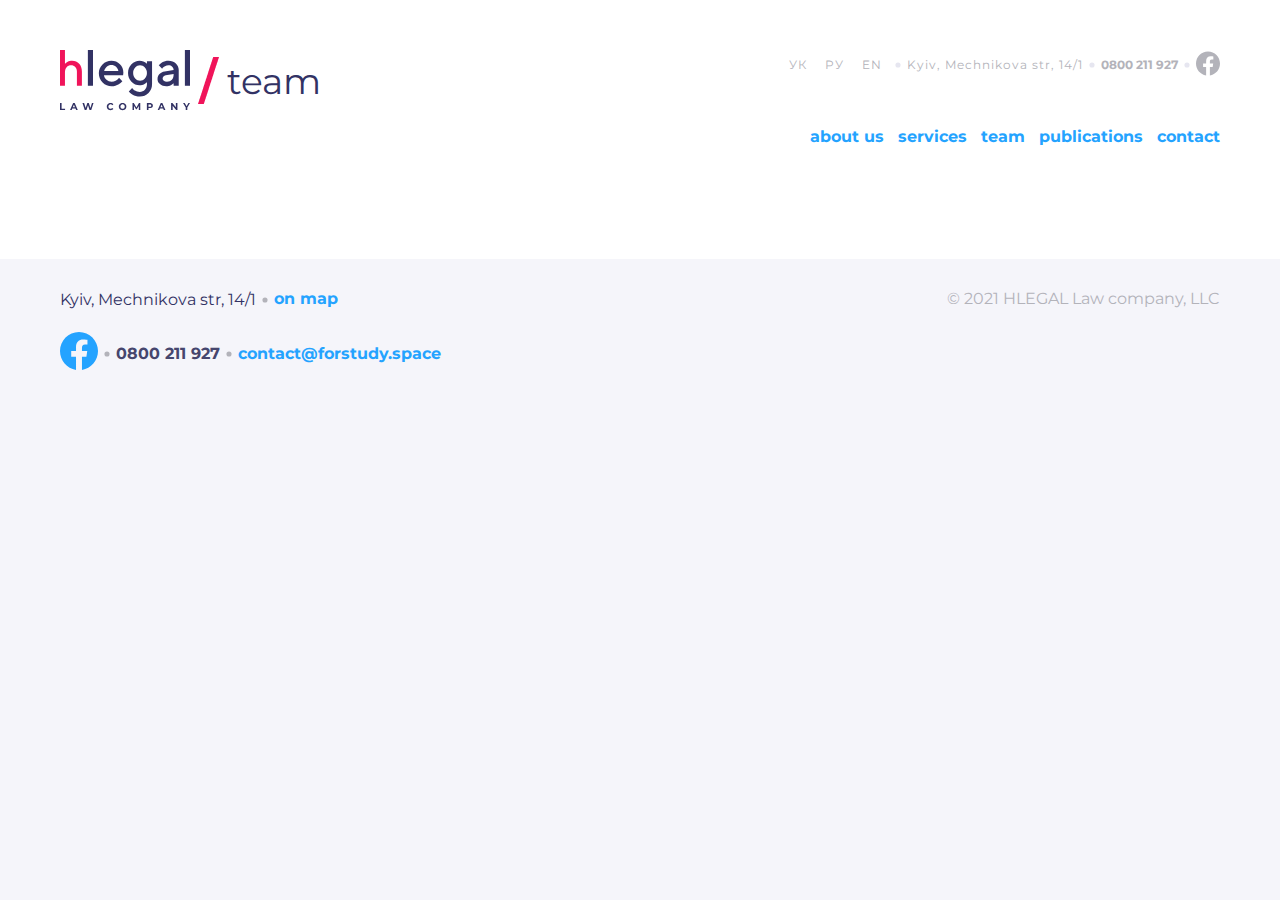
<file: index.html>
<!DOCTYPE html>
<html lang="en">

<head>
    <meta charset="UTF-8">
    <meta http-equiv="X-UA-Compatible" content="IE=edge">
    <meta name="viewport" content="width=device-width, initial-scale=1.0">
    <title>hlegal</title>
    <link rel="stylesheet" href="./fonts/font.css">
    <link rel="stylesheet" href="./css/style.css">
    <link rel="stylesheet" href="./css/basic.css">
    <link rel="stylesheet" href="./css/media.css">
</head>

<body>
    <header class="head">
        <div class="container">
            <div class="wrap">

                <div class="grid-head">
                    <div class="grid-logo flex align-center">
                        <img src="./images/Logo.svg" alt="logo">
                        <img class="slash" src="./images/Slash.png" alt="Slash">
                        <span class="logo-team ">team</span>
                    </div>
                    <div class="grid-nav  flex gap-6 align-center">
                        <div class="nav-up flex align-center gap-6 justify-between">
                            <div class="lang-group gap-14">
                                <form>
                                    <label>
                                        <input class="lang-check" type="radio" name="lang" value="ua" id="ua">
                                        <span>УК</span>
                                    </label>
                                    <label>
                                        <input class="lang-check" type="radio" name="lang" value="ru" id="ru">
                                        <span>РУ</span>
                                    </label>
                                    <label>
                                        <input class="lang-check" type="radio" name="lang" value="en" id="en">
                                        <span>EN</span>
                                    </label>
                                </form>
                            </div>
                            <svg class="dot" width="6" height="7" viewBox="0 0 6 7" fill="none"
                                xmlns="http://www.w3.org/2000/svg">
                                <circle cx="3" cy="3.5" r="3" fill="#E6E6F0" />
                            </svg>
                            <address><a class="address" href="../index.html">Kyiv, Mechnikova str, 14/1 </a>
                            </address>
                            <svg class="dot" width="6" height="7" viewBox="0 0 6 7" fill="none"
                                xmlns="http://www.w3.org/2000/svg">
                                <circle cx="3" cy="3.5" r="3" fill="#E6E6F0" />
                            </svg>
                            <a class="header-tel" href="tel:+380800211927">0800 211 927</a>
                        </div>
                        <svg class="dot" width="6" height="7" viewBox="0 0 6 7" fill="none"
                            xmlns="http://www.w3.org/2000/svg">
                            <circle cx="3" cy="3.5" r="3" fill="#E6E6F0" />
                        </svg>
                        <a href="https://uk-ua.facebook.com">
                            <svg class="facebook-header" width="24" height="25" viewBox="0 0 24 25" fill="none"
                                xmlns="http://www.w3.org/2000/svg">
                                <path
                                    d="M24 12.5733C24 5.90541 18.6274 0.5 12 0.5C5.37258 0.5 0 5.90541 0 12.5733C0 18.5995 4.38823 23.5943 10.125 24.5V16.0633H7.07813V12.5733H10.125V9.91343C10.125 6.88755 11.9165 5.21615 14.6576 5.21615C15.9705 5.21615 17.3438 5.45195 17.3438 5.45195V8.42313H15.8306C14.3399 8.42313 13.875 9.35379 13.875 10.3086V12.5733H17.2031L16.6711 16.0633H13.875V24.5C19.6118 23.5943 24 18.5995 24 12.5733Z"
                                    fill="#B3B3BA" />
                            </svg>
                        </a>
                    </div>

                    <input type="checkbox" class="hide-check">
                    <p class="burger">
                        <span></span><span></span><span></span><span></span>
                    </p>

                    <div class="header-menu flex gap-14 align-center ">
                        <a class="hover-menu" href="./index.html">about us</a>
                        <a class="hover-menu" href="./index.html">services</a>
                        <a class="hover-menu" href="./pages/team.html">team</a>
                        <a class="hover-menu" href="./pages/publications.html">publications</a>
                        <a class="hover-menu" href="./pages/contact.html">contact</a>
                    </div>

                </div>
            </div>
        </div>
    </header>


    <footer class="team-footer background-gray ">
        <div class="container">

            <div class="grid-footer">

                <div class="footer-nav flex align-center gap-6">
                    <address><a class=" map color-regular" href="./index.html">Kyiv, Mechnikova str, 14/1 </a></address>
                    <svg class="dot" width="6" height="7" viewBox="0 0 6 7" fill="none"
                        xmlns="http://www.w3.org/2000/svg">
                        <circle cx="3" cy="3.5" r="3" fill="#B3B3BA" />
                    </svg>
                    <a class="hover-menu on-map" href="https://goo.gl/maps/tmEJQaNDQq4MFLT58" target="_blank">on map</a>
                </div>

                <div class="footer-contact flex align-center gap-6">
                    <a href="https://uk-ua.facebook.com/">
                        <svg class="facebook" width="38" height="38" viewBox="0 0 38 38" fill="none"
                            xmlns="http://www.w3.org/2000/svg">
                            <path
                                d="M38 19.1161C38 8.55857 29.4934 0 19 0C8.50658 0 0 8.55857 0 19.1161C0 28.6575 6.94803 36.5659 16.0312 38V24.6419H11.207V19.1161H16.0312V14.9046C16.0312 10.1136 18.8678 7.46723 23.2078 7.46723C25.2866 7.46723 27.4609 7.84059 27.4609 7.84059V12.545H25.0651C22.7048 12.545 21.9688 14.0185 21.9688 15.5302V19.1161H27.2383L26.3959 24.6419H21.9688V38C31.052 36.5659 38 28.6575 38 19.1161Z"
                                fill="#24A3FF" />
                        </svg>
                    </a>
                    <svg class="dot" width="6" height="7" viewBox="0 0 6 7" fill="none"
                        xmlns="http://www.w3.org/2000/svg">
                        <circle cx="3" cy="3.5" r="3" fill="#B3B3BA" />
                    </svg>
                    <a class="footer-tel" href="tel:+380800211927">0800 211 927</a>
                    <svg class="dot" width="6" height="7" viewBox="0 0 6 7" fill="none"
                        xmlns="http://www.w3.org/2000/svg">
                        <circle cx="3" cy="3.5" r="3" fill="#B3B3BA" />
                    </svg>
                    <a class="footer-mail" href="mailto:contact@forstudy.space">contact@forstudy.space</a>
                </div>

                <div class="company">
                    <p>© 2021 HLEGAL Law company, LLC</p>
                </div>

            </div>
        </div>
    </footer>
</body>

</html>
</file>
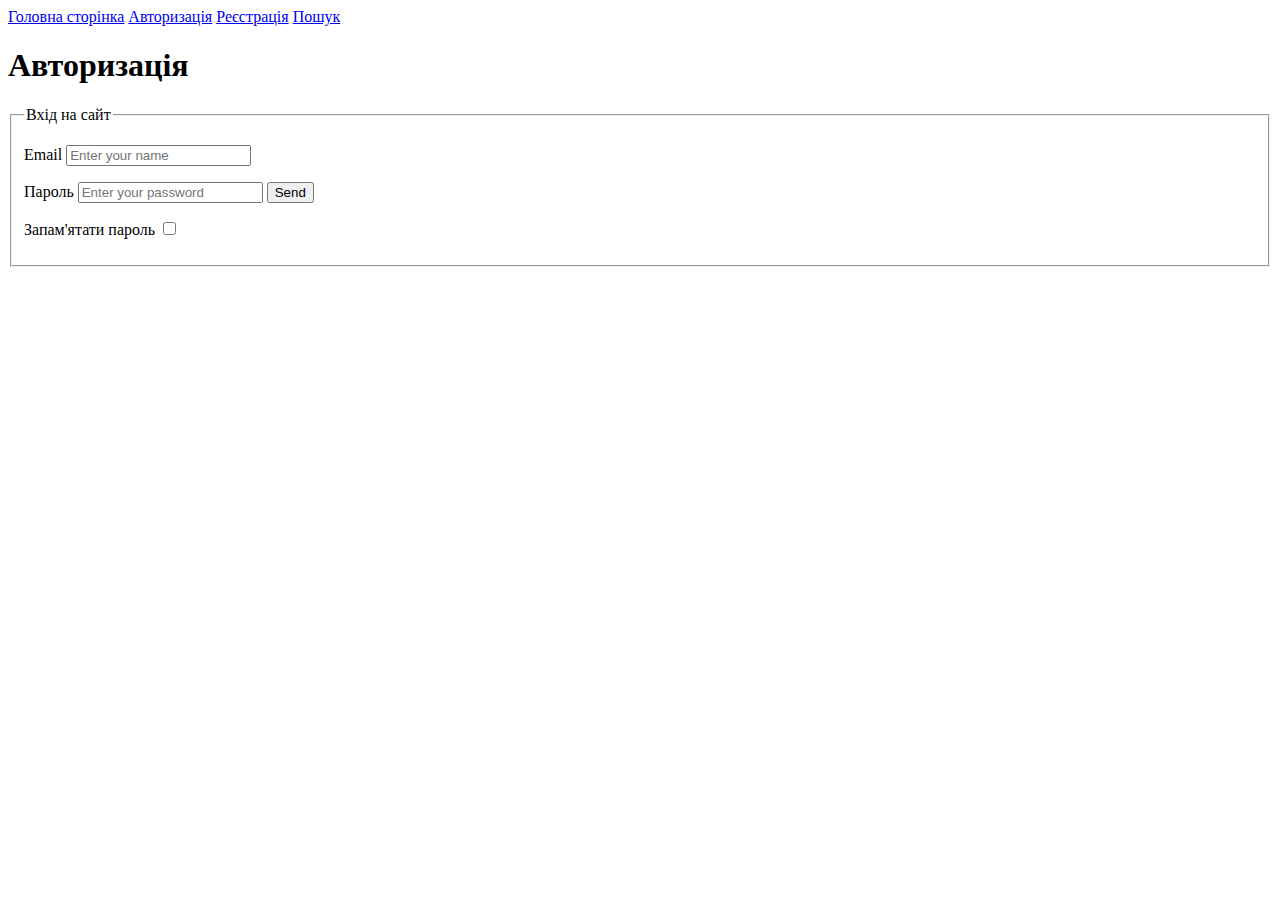
<file: authorization.html>
<!DOCTYPE html>
<html lang="en">

<head>
    <meta charset="UTF-8">
    <meta http-equiv="X-UA-Compatible" content="IE=edge">
    <meta name="viewport" content="width=device-width, initial-scale=1.0">
    <title>Document</title>
    <link rel="stylesheet" href="./css/style.css">
    <link rel="stylesheet" href="./fonts/font.css">
</head>

<body>
    <header>
        <nav class="container">
            <a href="./index.html">Головна сторінка</a>
            <a href="./authorization.html">Авторизація</a>
            <a href="./registration.html">Реєстрація</a>
            <a href="./search.html">Пошук</a>

        </nav>
    </header>
    <main class="main">
        <section>
            <div class="container">
                <h1>Авторизація</h1>
                <form action="https://fom.in.ua/echo" method="post">
                    <fieldset>
                        <legend>Вхід на сайт</legend>
                        <p>
                            <label for="firstName">Email</label>
                            <input id="firstName" name="firstName" placeholder="Enter your name" required type="email">
                        </p>
                        <label>
                            <span>Пароль</span>
                            <input type="password" placeholder="Enter your password" required>
                        </label>
                        <button>Send</button>
                        <p>
                            <label>Запам'ятати пароль
                                <input type="checkbox" name="remember">
                            </label>
                        </p>
                    </fieldset>

                </form>
            </div>
        </section>

    </main>

</body>

</html>
</file>
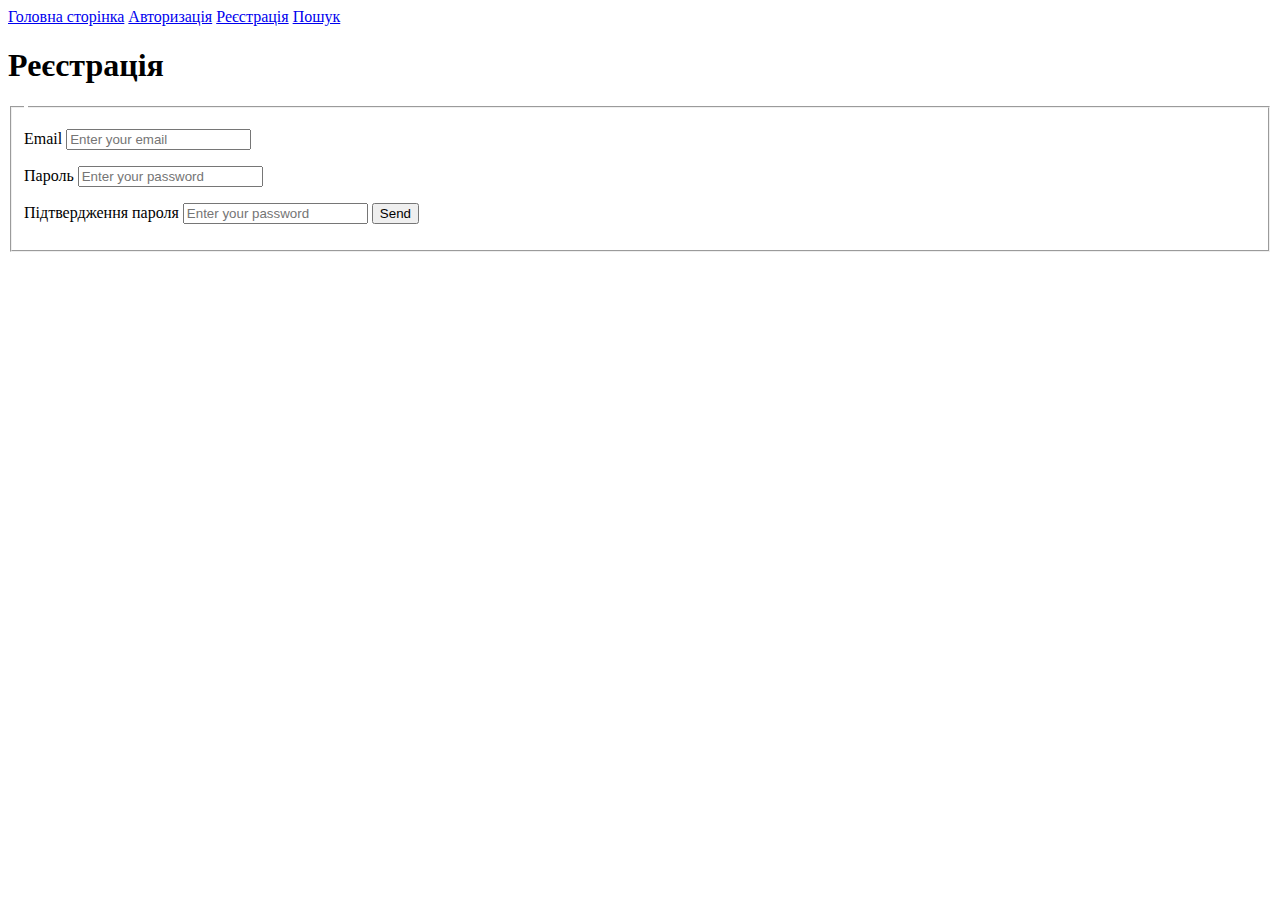
<file: registration.html>
<!DOCTYPE html>
<html lang="en">

<head>
    <meta charset="UTF-8">
    <meta http-equiv="X-UA-Compatible" content="IE=edge">
    <meta name="viewport" content="width=device-width, initial-scale=1.0">
    <title>Document</title>
    <link rel="stylesheet" href="./css/style.css">
    <link rel="stylesheet" href="./fonts/font.css">
</head>

<body>
    <header>
        <nav class="container">
            <a href="./index.html">Головна сторінка</a>
            <a href="./authorization.html">Авторизація</a>
            <a href="./registration.html">Реєстрація</a>
            <a href="./search.html">Пошук</a>

        </nav>
    </header>
    <main class="main">
        <section>
            <div class="container">
                <h1>Реєстрація</h1>
                <form action="https://fom.in.ua/echo" method="post">
                    <fieldset>
                        <legend></legend>
                        <p>
                            <label for="Email">Email </label>
                            <input type="email" id="Email" name="firstName" required placeholder="Enter your email">
                        </p>
                        <p>
                            <label for="Password">Пароль</label>
                            <input type="password" id="Password" name="firstPassword" required
                                placeholder="Enter your password">

                        </p>
                        <p>
                            <label for="Passwordconfirmation">Підтвердження пароля</label>
                            <input type="password" id="Passwordconfirmation" name="firstPasswordconfirmation" required
                                placeholder="Enter your password">
                            <button>Send</button>
                        </p>
                    </fieldset>

                </form>
            </div>
        </section>

    </main>

</body>

</html>
</file>
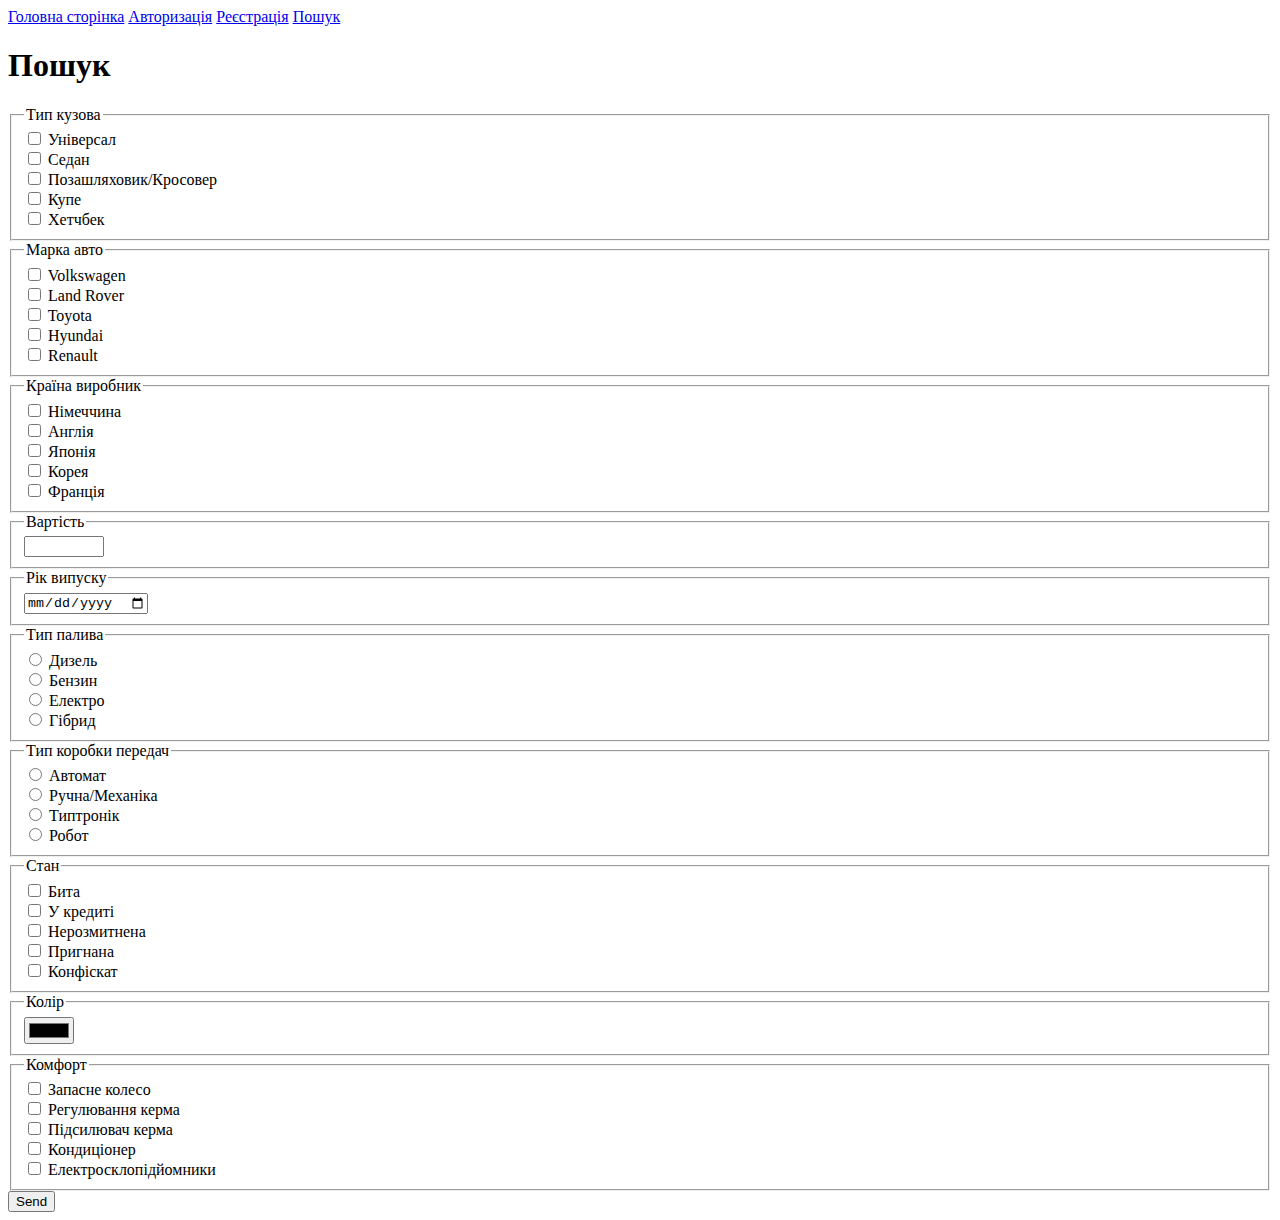
<file: search.html>
<!DOCTYPE html>
<html lang="en">

<head>
    <meta charset="UTF-8">
    <meta http-equiv="X-UA-Compatible" content="IE=edge">
    <meta name="viewport" content="width=device-width, initial-scale=1.0">
    <title>Document</title>
    <link rel="stylesheet" href="./css/style.css">
    <link rel="stylesheet" href="./fonts/font.css">
</head>

<body>
    <header>
        <nav class="container">
            <a href="./index.html">Головна сторінка</a>
            <a href="./authorization.html">Авторизація</a>
            <a href="./registration.html">Реєстрація</a>
            <a href="./search.html">Пошук</a>

        </nav>
    </header>
    <main class="main">
        <section>
            <div class="container">
                <h1>Пошук</h1>
                <form action="https://fom.in.ua/echo" method="post">
                    <fieldset>
                        <legend>Тип кузова</legend>
                        <label>
                            <input type="checkbox" name="bodyType" value="Універсал">
                            Універсал
                        </label><br>
                        <label>
                            <input type="checkbox" name="bodyType" value="Седан">
                            Седан
                        </label><br>
                        <label>
                            <input type="checkbox" name="bodyType" value="Позашляховик/Кросовер">
                            Позашляховик/Кросовер
                        </label><br>
                        <label>
                            <input type="checkbox" name="bodyType" value="Купе">
                            Купе
                        </label><br>
                        <label>
                            <input type="checkbox" name="bodyType" value="Хетчбек">
                            Хетчбек
                        </label><br>
                    </fieldset>
                    <fieldset>
                        <legend>Марка авто</legend>
                        <label>
                            <input type="checkbox" name="carBrand" value="Volkswagen">
                            Volkswagen
                        </label><br>
                        <label>
                            <input type="checkbox" name="carBrand" value="Land Rover">
                            Land Rover
                        </label><br>
                        <label>
                            <input type="checkbox" name="carBrand" value="Toyota">
                            Toyota
                        </label><br>
                        <label>
                            <input type="checkbox" name="carBrand" value="Hyundai">
                            Hyundai
                        </label><br>
                        <label>
                            <input type="checkbox" name="carBrand" value="Renault">
                            Renault
                        </label><br>
                    </fieldset>
                    <fieldset>
                        <legend>Країна виробник</legend>
                        <label>
                            <input type="checkbox" name="producingCountry" value="Німеччина">
                            Німеччина
                        </label><br>
                        <label>
                            <input type="checkbox" name="producingCountry" value="Англія">
                            Англія
                        </label><br>
                        <label>
                            <input type="checkbox" name="producingCountry" value="Японія">
                            Японія
                        </label><br>
                        <label>
                            <input type="checkbox" name="producingCountry" value="Корея">
                            Корея
                        </label><br>
                        <label>
                            <input type="checkbox" name="producingCountry" value="Франція">
                            Франція
                        </label><br>
                    </fieldset>
                    <fieldset>
                        <legend>Вартість</legend>
                        <label>
                            <input type="number" name="cost" min="5000" max="15000" step="250">
                        </label>
                    </fieldset>

                    <fieldset>
                        <legend>Рік випуску</legend>
                        <label>
                            <input type="date" name="date">
                        </label>
                    </fieldset>

                    <fieldset>
                        <legend>Тип палива</legend>
                        <label>
                            <input type="radio" name="fuel" value="Дизель">
                            Дизель
                        </label><br>
                        <label>
                            <input type="radio" name="fuel" value="Бензин">
                            Бензин
                        </label><br>
                        <label>
                            <input type="radio" name="fuel" value="Електро">
                            Електро
                        </label><br>
                        <label>
                            <input type="radio" name="fuel" value="Гібрид">
                            Гібрид
                        </label><br>
                    </fieldset>

                    <fieldset>
                        <legend>Тип коробки передач</legend>

                        <label>
                            <input type="radio" name="transmission" value=" Автомат">
                            Автомат
                        </label><br>

                        <label>
                            <input type="radio" name="transmission" value="Ручна/Механіка">
                            Ручна/Механіка
                        </label><br>
                        <label>
                            <input type="radio" name="transmission" value="Типтронік">
                            Типтронік
                        </label><br>
                        <label>
                            <input type="radio" name="transmission" value="Робот">
                            Робот
                        </label><br>

                    </fieldset>

                    <fieldset>
                        <legend>Стан</legend>
                        <label>
                            <input type="checkbox" name="state" value="Бита">
                            Бита
                        </label><br>
                        <label>
                            <input type="checkbox" name="state" value="У кредиті">
                            У кредиті
                        </label><br>
                        <label>
                            <input type="checkbox" name="state" value="Нерозмитнена">
                            Нерозмитнена
                        </label><br>
                        <label>
                            <input type="checkbox" name="state" value="Пригнана">
                            Пригнана
                        </label><br>
                        <label>
                            <input type="checkbox" name="state" value="Конфіскат">
                            Конфіскат
                        </label><br>
                    </fieldset>
                    <fieldset>
                        <legend>Колір</legend>
                        <label>
                            <input type="color">
                        </label>
                    </fieldset>
                    <fieldset>
                        <legend>Комфорт</legend>
                        <label>
                            <input type="checkbox" name="comfort" value="Запасне колесо">
                            Запасне колесо
                        </label> <br>
                        <label>
                            <input type="checkbox" name="comfort" value="Регулювання керма">
                            Регулювання керма
                        </label> <br>
                        <label>
                            <input type="checkbox" name="comfort" value="Підсилювач керма">
                            Підсилювач керма
                        </label> <br>
                        <label>
                            <input type="checkbox" name="comfort" value="Кондиціонер">
                            Кондиціонер
                        </label> <br>
                        <label>
                            <input type="checkbox" name="comfort" value="Електросклопідйомнки">
                            Електросклопідйомники
                        </label> <br>
                    </fieldset>
                    <button>Send</button>



                </form>
            </div>
        </section>

    </main>

</body>

</html>
</file>
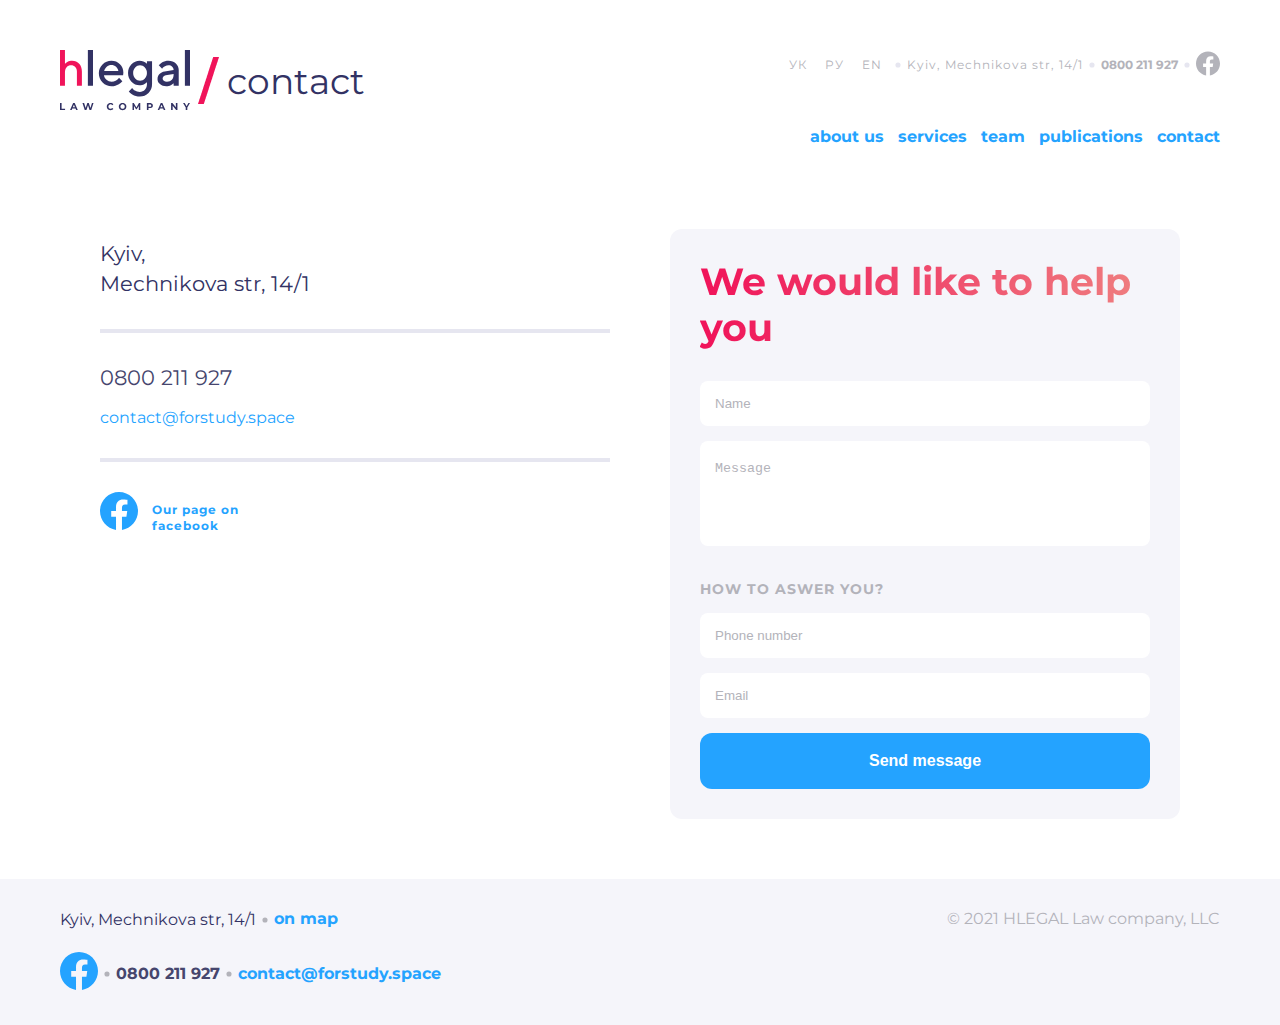
<file: pages/contact.html>
<!DOCTYPE html>
<html lang="en">

<head>
    <meta charset="UTF-8">
    <meta http-equiv="X-UA-Compatible" content="IE=edge">
    <meta name="viewport" content="width=device-width, initial-scale=1.0">
    <title>contact</title>
    <link rel="stylesheet" href="../fonts/font.css">
    <link rel="stylesheet" href="../css/style-cont.css">
    <link rel="stylesheet" href="../css/style.css">
    <link rel="stylesheet" href="../css/basic.css">
    <link rel="stylesheet" href="../css/media-cont.css">
    <link rel="stylesheet" href="../css/media.css">


</head>

<body>
    <header class="head">
        <div class="container">
            <div class="wrap">

                <div class="grid-head">
                    <div class="grid-logo flex align-center">
                        <img src="../images/Logo.svg" alt="logo">
                        <img class="slash" src="../images/Slash.png" alt="Slash">
                        <span class="logo-team ">contact</span>
                    </div>
                    <div class="grid-nav  flex gap-6  align-center">
                        <div class="nav-up flex align-center gap-6 justify-between">
                            <div class="lang-group gap-14">
                                <form>
                                    <label>
                                        <input class="lang-check" type="radio" name="lang" value="ua" id="ua">
                                        <span>УК</span>
                                    </label>
                                    <label>
                                        <input class="lang-check" type="radio" name="lang" value="ru" id="ru">
                                        <span>РУ</span>
                                    </label>
                                    <label>
                                        <input class="lang-check" type="radio" name="lang" value="en" id="en">
                                        <span>EN</span>
                                    </label>
                                </form>
                            </div>
                            <svg class="dot" width="6" height="7" viewBox="0 0 6 7" fill="none"
                                xmlns="http://www.w3.org/2000/svg">
                                <circle cx="3" cy="3.5" r="3" fill="#E6E6F0" />
                            </svg>
                            <address class="address"><a href="./index.html">Kyiv, Mechnikova str, 14/1 </a>
                            </address>
                            <svg class="dot" width="6" height="7" viewBox="0 0 6 7" fill="none"
                                xmlns="http://www.w3.org/2000/svg">
                                <circle cx="3" cy="3.5" r="3" fill="#E6E6F0" />
                            </svg>
                            <a class="header-tel" href="tel:+380800211927">0800 211 927</a>
                        </div>
                        <svg class="dot" width="6" height="7" viewBox="0 0 6 7" fill="none"
                            xmlns="http://www.w3.org/2000/svg">
                            <circle cx="3" cy="3.5" r="3" fill="#E6E6F0" />
                        </svg>
                        <a href="https://uk-ua.facebook.com/" target="_blank">
                            <svg class="facebook-header" width="24" height="25" viewBox="0 0 24 25" fill="none"
                                xmlns="http://www.w3.org/2000/svg">
                                <path
                                    d="M24 12.5733C24 5.90541 18.6274 0.5 12 0.5C5.37258 0.5 0 5.90541 0 12.5733C0 18.5995 4.38823 23.5943 10.125 24.5V16.0633H7.07813V12.5733H10.125V9.91343C10.125 6.88755 11.9165 5.21615 14.6576 5.21615C15.9705 5.21615 17.3438 5.45195 17.3438 5.45195V8.42313H15.8306C14.3399 8.42313 13.875 9.35379 13.875 10.3086V12.5733H17.2031L16.6711 16.0633H13.875V24.5C19.6118 23.5943 24 18.5995 24 12.5733Z"
                                    fill="#B3B3BA" />
                            </svg>
                        </a>
                    </div>
                    <input type="checkbox" class="hide-check">
                    <p class="burger">
                        <span></span><span></span><span></span><span></span>
                    </p>

                    <div class="header-menu flex gap-14 align-center ">
                        <a class="hover-menu" href="../index.html">about us</a>
                        <a class="hover-menu" href="../index.html">services</a>
                        <a class="hover-menu" href="../pages/team.html">team</a>
                        <a class="hover-menu" href="../index.html">publications</a>
                        <a class="hover-menu" href="./contact.html">contact</a>
                    </div>

                </div>
            </div>
        </div>
    </header>


    <section>
        <div class="container-small ">
            <div class="contact-text gap-60 ">
                <div class="text-left flex">
                    <address class=" map-left color-regular"><a href="../index.html">Kyiv, <br> Mechnikova str, 14/1
                        </a>
                    </address>
                    <hr class="gray">

                    <div class="tel-left">
                        <a href="tel:+380800211927">0800 211 927</a>
                    </div>
                    <div class="mail-left color-blue-regular">
                        <a href="mailto:contact@forstudy.space">contact@forstudy.space</a>
                    </div>
                    <hr class="gray">
                    <div class="face-icon">
                        <a href="https://uk-ua.facebook.com/" target="_blank">
                            <svg class="facebook" width="38" height="38" viewBox="0 0 38 38" fill="none"
                                xmlns="http://www.w3.org/2000/svg">
                                <path
                                    d="M38 19.1161C38 8.55857 29.4934 0 19 0C8.50658 0 0 8.55857 0 19.1161C0 28.6575 6.94803 36.5659 16.0312 38V24.6419H11.207V19.1161H16.0312V14.9046C16.0312 10.1136 18.8678 7.46723 23.2078 7.46723C25.2866 7.46723 27.4609 7.84059 27.4609 7.84059V12.545H25.0651C22.7048 12.545 21.9688 14.0185 21.9688 15.5302V19.1161H27.2383L26.3959 24.6419H21.9688V38C31.052 36.5659 38 28.6575 38 19.1161Z"
                                    fill="#24A3FF" />
                            </svg>
                            <div class="face-page color-blue-regular">
                                <span>Our page on facebook</span>
                            </div>
                        </a>
                    </div>
                </div>
                <div class="content-right">
                    <form action="https://fom.in.ua/echo" method="post" class="form-contact">
                        <div class="main-text main-text-contact">
                            We would like to help you
                        </div>

                        <p>
                            <input class="contact-input" id="firstName" type="text" name="firstName" placeholder="Name"
                                required>
                        </p>

                        <textarea id="story" name="story" rows="5" cols="33" placeholder="Message"></textarea>

                        <h3 class="texth3">HOW TO ASWER YOU?</h3>

                        <p>
                            <label>
                                <input class="contact-input" id="tel" type="tel" name="tel" placeholder="Phone number">
                            </label>
                        </p>


                        <p>
                            <label>
                                <input class="contact-input" type="email" name="email" placeholder="Email">
                            </label>
                        </p>
                        <button class="contact-buttom">
                            Send message
                        </button>
                    </form>
                </div>
            </div>
        </div>
    </section>



    <footer class="team-footer background-gray ">
        <div class="container">

            <div class="grid-footer">

                <div class="footer-nav flex align-center gap-6">
                    <address class=" map color-regular"><a href="./index.html">Kyiv, Mechnikova str, 14/1 </a></address>
                    <svg class="dot" width="6" height="7" viewBox="0 0 6 7" fill="none"
                        xmlns="http://www.w3.org/2000/svg">
                        <circle cx="3" cy="3.5" r="3" fill="#B3B3BA" />
                    </svg>
                    <a class="hover-menu on-map" href="https://goo.gl/maps/tmEJQaNDQq4MFLT58" target="_blank">on map</a>
                </div>

                <div class="footer-contact flex align-center gap-6">
                    <a href="https://uk-ua.facebook.com/" target="_blank">
                        <svg class="facebook" width="38" height="38" viewBox="0 0 38 38" fill="none"
                            xmlns="http://www.w3.org/2000/svg">
                            <path
                                d="M38 19.1161C38 8.55857 29.4934 0 19 0C8.50658 0 0 8.55857 0 19.1161C0 28.6575 6.94803 36.5659 16.0312 38V24.6419H11.207V19.1161H16.0312V14.9046C16.0312 10.1136 18.8678 7.46723 23.2078 7.46723C25.2866 7.46723 27.4609 7.84059 27.4609 7.84059V12.545H25.0651C22.7048 12.545 21.9688 14.0185 21.9688 15.5302V19.1161H27.2383L26.3959 24.6419H21.9688V38C31.052 36.5659 38 28.6575 38 19.1161Z"
                                fill="#24A3FF" />
                        </svg>
                    </a>
                    <svg class="dot" width="6" height="7" viewBox="0 0 6 7" fill="none"
                        xmlns="http://www.w3.org/2000/svg">
                        <circle cx="3" cy="3.5" r="3" fill="#B3B3BA" />
                    </svg>
                    <a class="footer-tel" href="tel:+380800211927">0800 211 927</a>
                    <svg class="dot" width="6" height="7" viewBox="0 0 6 7" fill="none"
                        xmlns="http://www.w3.org/2000/svg">
                        <circle cx="3" cy="3.5" r="3" fill="#B3B3BA" />
                    </svg>
                    <a class="footer-mail" href="mailto:contact@forstudy.space">contact@forstudy.space</a>
                </div>

                <div class="company">
                    <p>© 2021 HLEGAL Law company, LLC</p>
                </div>

            </div>
        </div>
    </footer>



</body>

</html>
</file>
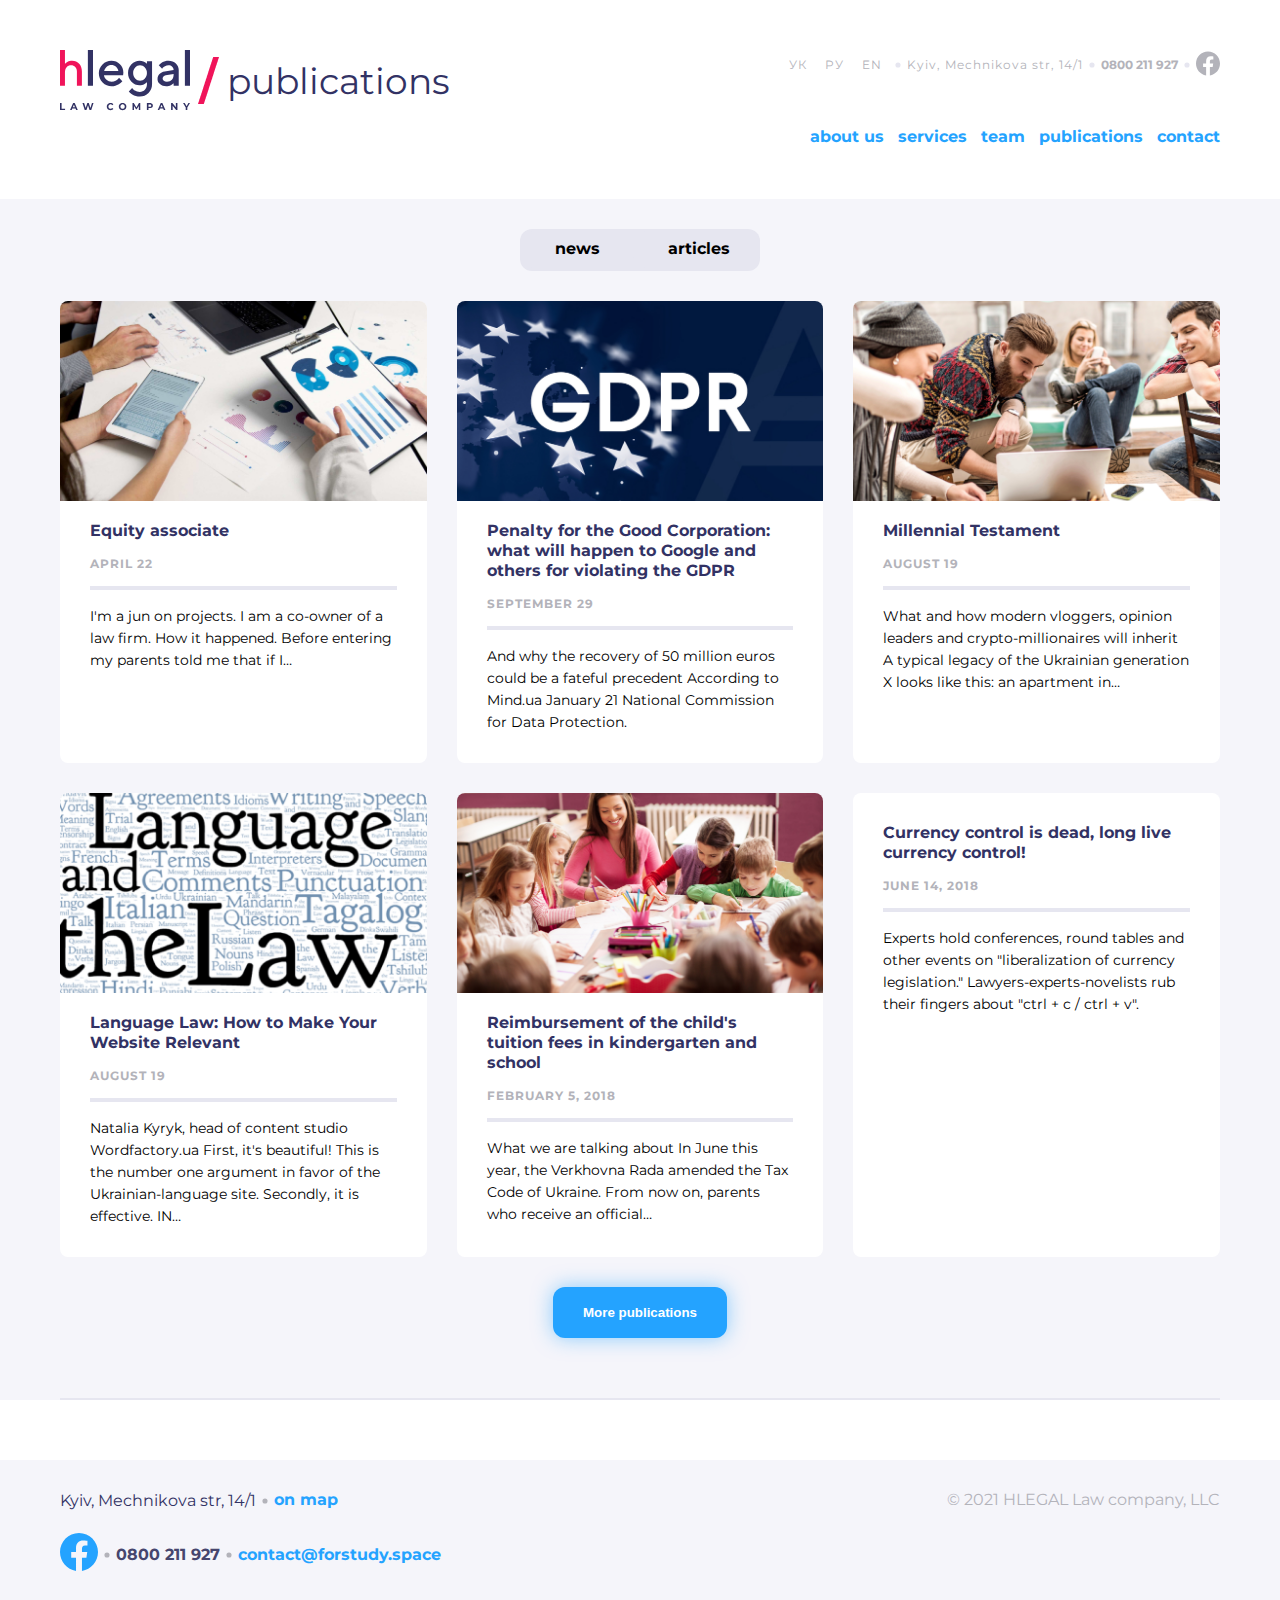
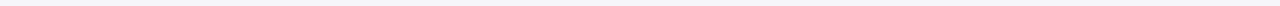
<file: pages/publications.html>
<!DOCTYPE html>
<html lang="en">

<head>
    <meta charset="UTF-8">
    <meta http-equiv="X-UA-Compatible" content="IE=edge">
    <meta name="viewport" content="width=device-width, initial-scale=1.0">
    <title>contact</title>
    <link rel="stylesheet" href="../fonts/font.css">
    <link rel="stylesheet" href="../css/style-publications.css">
    <link rel="stylesheet" href="../css/style.css">
    <link rel="stylesheet" href="../css/basic.css">
    <link rel="stylesheet" href="../css/media-publication.css">
    <link rel="stylesheet" href="../css/media.css">


</head>

<body>
    <header class="head">
        <div class="container">
            <div class="wrap">

                <div class="grid-head">
                    <div class="grid-logo flex align-center">
                        <img src="../images/Logo.svg" alt="logo">
                        <img class="slash" src="../images/Slash.png" alt="Slash">
                        <span class="logo-team ">publications</span>
                    </div>
                    <div class="grid-nav  flex gap-6  align-center">
                        <div class="nav-up flex align-center gap-6 justify-between">
                            <div class="lang-group gap-14">
                                <form>
                                    <label>
                                        <input class="lang-check" type="radio" name="lang" value="ua" id="ua">
                                        <span>УК</span>
                                    </label>
                                    <label>
                                        <input class="lang-check" type="radio" name="lang" value="ru" id="ru">
                                        <span>РУ</span>
                                    </label>
                                    <label>
                                        <input class="lang-check" type="radio" name="lang" value="en" id="en">
                                        <span>EN</span>
                                    </label>
                                </form>
                            </div>
                            <svg class="dot" width="6" height="7" viewBox="0 0 6 7" fill="none"
                                xmlns="http://www.w3.org/2000/svg">
                                <circle cx="3" cy="3.5" r="3" fill="#E6E6F0" />
                            </svg>
                            <address class="address"><a href="./index.html">Kyiv, Mechnikova str, 14/1 </a>
                            </address>
                            <svg class="dot" width="6" height="7" viewBox="0 0 6 7" fill="none"
                                xmlns="http://www.w3.org/2000/svg">
                                <circle cx="3" cy="3.5" r="3" fill="#E6E6F0" />
                            </svg>
                            <a class="header-tel" href="tel:+380800211927">0800 211 927</a>
                        </div>
                        <svg class="dot" width="6" height="7" viewBox="0 0 6 7" fill="none"
                            xmlns="http://www.w3.org/2000/svg">
                            <circle cx="3" cy="3.5" r="3" fill="#E6E6F0" />
                        </svg>
                        <a href="https://uk-ua.facebook.com/" target="_blank">
                            <svg class="facebook-header" width="24" height="25" viewBox="0 0 24 25" fill="none"
                                xmlns="http://www.w3.org/2000/svg">
                                <path
                                    d="M24 12.5733C24 5.90541 18.6274 0.5 12 0.5C5.37258 0.5 0 5.90541 0 12.5733C0 18.5995 4.38823 23.5943 10.125 24.5V16.0633H7.07813V12.5733H10.125V9.91343C10.125 6.88755 11.9165 5.21615 14.6576 5.21615C15.9705 5.21615 17.3438 5.45195 17.3438 5.45195V8.42313H15.8306C14.3399 8.42313 13.875 9.35379 13.875 10.3086V12.5733H17.2031L16.6711 16.0633H13.875V24.5C19.6118 23.5943 24 18.5995 24 12.5733Z"
                                    fill="#B3B3BA" />
                            </svg>
                        </a>
                    </div>
                    <input type="checkbox" class="hide-check">
                    <p class="burger">
                        <span></span><span></span><span></span><span></span>
                    </p>

                    <div class="header-menu flex gap-14 align-center ">
                        <a class="hover-menu" href="../index.html">about us</a>
                        <a class="hover-menu" href="../index.html">services</a>
                        <a class="hover-menu" href="../pages/team.html">team</a>
                        <a class="hover-menu" href="./publications.html">publications</a>
                        <a class="hover-menu" href="./contact.html">contact</a>
                    </div>

                </div>
            </div>
        </div>
    </header>
    <main class="publications background-gray">
        <div class="container">
            <div class="pub-card-nav">
                <form class="pub-form">
                    <label class="card-slide">
                        <input class="card-nav" type="radio" name="card-nav" value="news" id="news">
                        <span class="card-span">news</span>
                    </label>
                    <label class="card-slide">
                        <input class="card-nav" type="radio" name="card-nav" value="articles" id="articles">
                        <span class="card-span">articles</span>
                    </label>
                </form>
            </div>
            <div class="publication-cards">
                <div class="pub-card">
                    <img class="pub-pic" src="../images/Publication-1.jpg" alt="1">
                    <div class="pub-card-text">
                        <h4 class="pub-h4 h4">Equity associate</h4>
                        <p class="pub-small-p">April 22</p>
                        <hr class="pub-hr">
                        <p class="pub-p ">I'm a jun on projects. I am a co-owner of a law firm. How it happened.
                            Before
                            entering my parents told me that if I…</p>
                    </div>

                </div>
                <div class="pub-card">
                    <img class="pub-pic" src="../images/Publication-2.jpg" alt="2">
                    <div class="pub-card-text">
                        <a href="../pub_entry.page/pub_entry.html">
                            <h4 class="pub-h4 h4">Penalty for the Good Corporation: what will happen to Google and
                                others
                                for violating the GDPR</h4>
                        </a>
                        <p class="pub-small-p">September 29</p>
                        <hr class="pub-hr">
                        <p class="pub-p ">And why the recovery of 50 million euros could be a fateful precedent
                            According to Mind.ua January 21 National Commission for Data Protection.</p>
                    </div>

                </div>
                <div class="pub-card">
                    <img class="pub-pic" src="../images/Publication-3.jpg" alt="3">
                    <div class="pub-card-text">
                        <h4 class="pub-h4 h4">Millennial Testament</h4>
                        <p class="pub-small-p">August 19</p>
                        <hr class="pub-hr">
                        <p class="pub-p ">What and how modern vloggers, opinion leaders and crypto-millionaires will
                            inherit A typical legacy of the Ukrainian generation X looks like this: an apartment in…
                        </p>
                    </div>

                </div>
                <div class="pub-card">
                    <img class="pub-pic" src="../images/Publication-4.jpg" alt="4">
                    <div class="pub-card-text">
                        <h4 class="pub-h4 h4">Language Law: How to Make Your Website Relevant</h4>
                        <p class="pub-small-p">August 19</p>
                        <hr class="pub-hr">
                        <p class="pub-p ">Natalia Kyryk, head of content studio Wordfactory.ua First, it's
                            beautiful!
                            This is the number one argument in favor of the Ukrainian-language site. Secondly, it is
                            effective. IN…</p>
                    </div>

                </div>
                <div class="pub-card">
                    <img class="pub-pic" src="../images/Publication-5.jpg" alt="5">
                    <div class="pub-card-text">
                        <h4 class="pub-h4 h4">Reimbursement of the child's tuition fees in kindergarten and school
                        </h4>
                        <p class="pub-small-p">February 5, 2018</p>
                        <hr class="pub-hr">
                        <p class="pub-p ">What we are talking about In June this year, the Verkhovna Rada amended
                            the
                            Tax Code of Ukraine. From now on, parents who receive an official…</p>
                    </div>

                </div>
                <div class="pub-card">

                    <div class="pub-card-text full">
                        <h4 class="pub-h4 h4 ">Currency control is dead, long live currency control!</h4>
                        <p class="pub-small-p">June 14, 2018</p>
                        <hr class="pub-hr">
                        <p class="pub-p ">Experts hold conferences, round tables and other events on "liberalization
                            of currency legislation." Lawyers-experts-novelists rub their fingers about "ctrl + c /
                            ctrl + v".</p>

                    </div>

                </div>

            </div>

            <div class="pub-button">
                <button class="pub-button-text">
                    More publications
                </button>
            </div>
            <hr class="pub-hr-foot">
        </div>
    </main>
    <footer class="team-footer background-gray ">
        <div class="container">

            <div class="grid-footer">

                <div class="footer-nav flex align-center gap-6">
                    <address class=" map color-regular"><a href="./index.html">Kyiv, Mechnikova str, 14/1 </a></address>
                    <svg class="dot" width="6" height="7" viewBox="0 0 6 7" fill="none"
                        xmlns="http://www.w3.org/2000/svg">
                        <circle cx="3" cy="3.5" r="3" fill="#B3B3BA" />
                    </svg>
                    <a class="hover-menu on-map" href="https://goo.gl/maps/tmEJQaNDQq4MFLT58" target="_blank">on map</a>
                </div>

                <div class="footer-contact flex align-center gap-6">
                    <a href="https://uk-ua.facebook.com/" target="_blank">
                        <svg class="facebook" width="38" height="38" viewBox="0 0 38 38" fill="none"
                            xmlns="http://www.w3.org/2000/svg">
                            <path
                                d="M38 19.1161C38 8.55857 29.4934 0 19 0C8.50658 0 0 8.55857 0 19.1161C0 28.6575 6.94803 36.5659 16.0312 38V24.6419H11.207V19.1161H16.0312V14.9046C16.0312 10.1136 18.8678 7.46723 23.2078 7.46723C25.2866 7.46723 27.4609 7.84059 27.4609 7.84059V12.545H25.0651C22.7048 12.545 21.9688 14.0185 21.9688 15.5302V19.1161H27.2383L26.3959 24.6419H21.9688V38C31.052 36.5659 38 28.6575 38 19.1161Z"
                                fill="#24A3FF" />
                        </svg>
                    </a>
                    <svg class="dot" width="6" height="7" viewBox="0 0 6 7" fill="none"
                        xmlns="http://www.w3.org/2000/svg">
                        <circle cx="3" cy="3.5" r="3" fill="#B3B3BA" />
                    </svg>
                    <a class="footer-tel" href="tel:+380800211927">0800 211 927</a>
                    <svg class="dot" width="6" height="7" viewBox="0 0 6 7" fill="none"
                        xmlns="http://www.w3.org/2000/svg">
                        <circle cx="3" cy="3.5" r="3" fill="#B3B3BA" />
                    </svg>
                    <a class="footer-mail" href="mailto:contact@forstudy.space">contact@forstudy.space</a>
                </div>

                <div class="company">
                    <p>© 2021 HLEGAL Law company, LLC</p>
                </div>

            </div>
        </div>
    </footer>



</body>

</html>
</file>
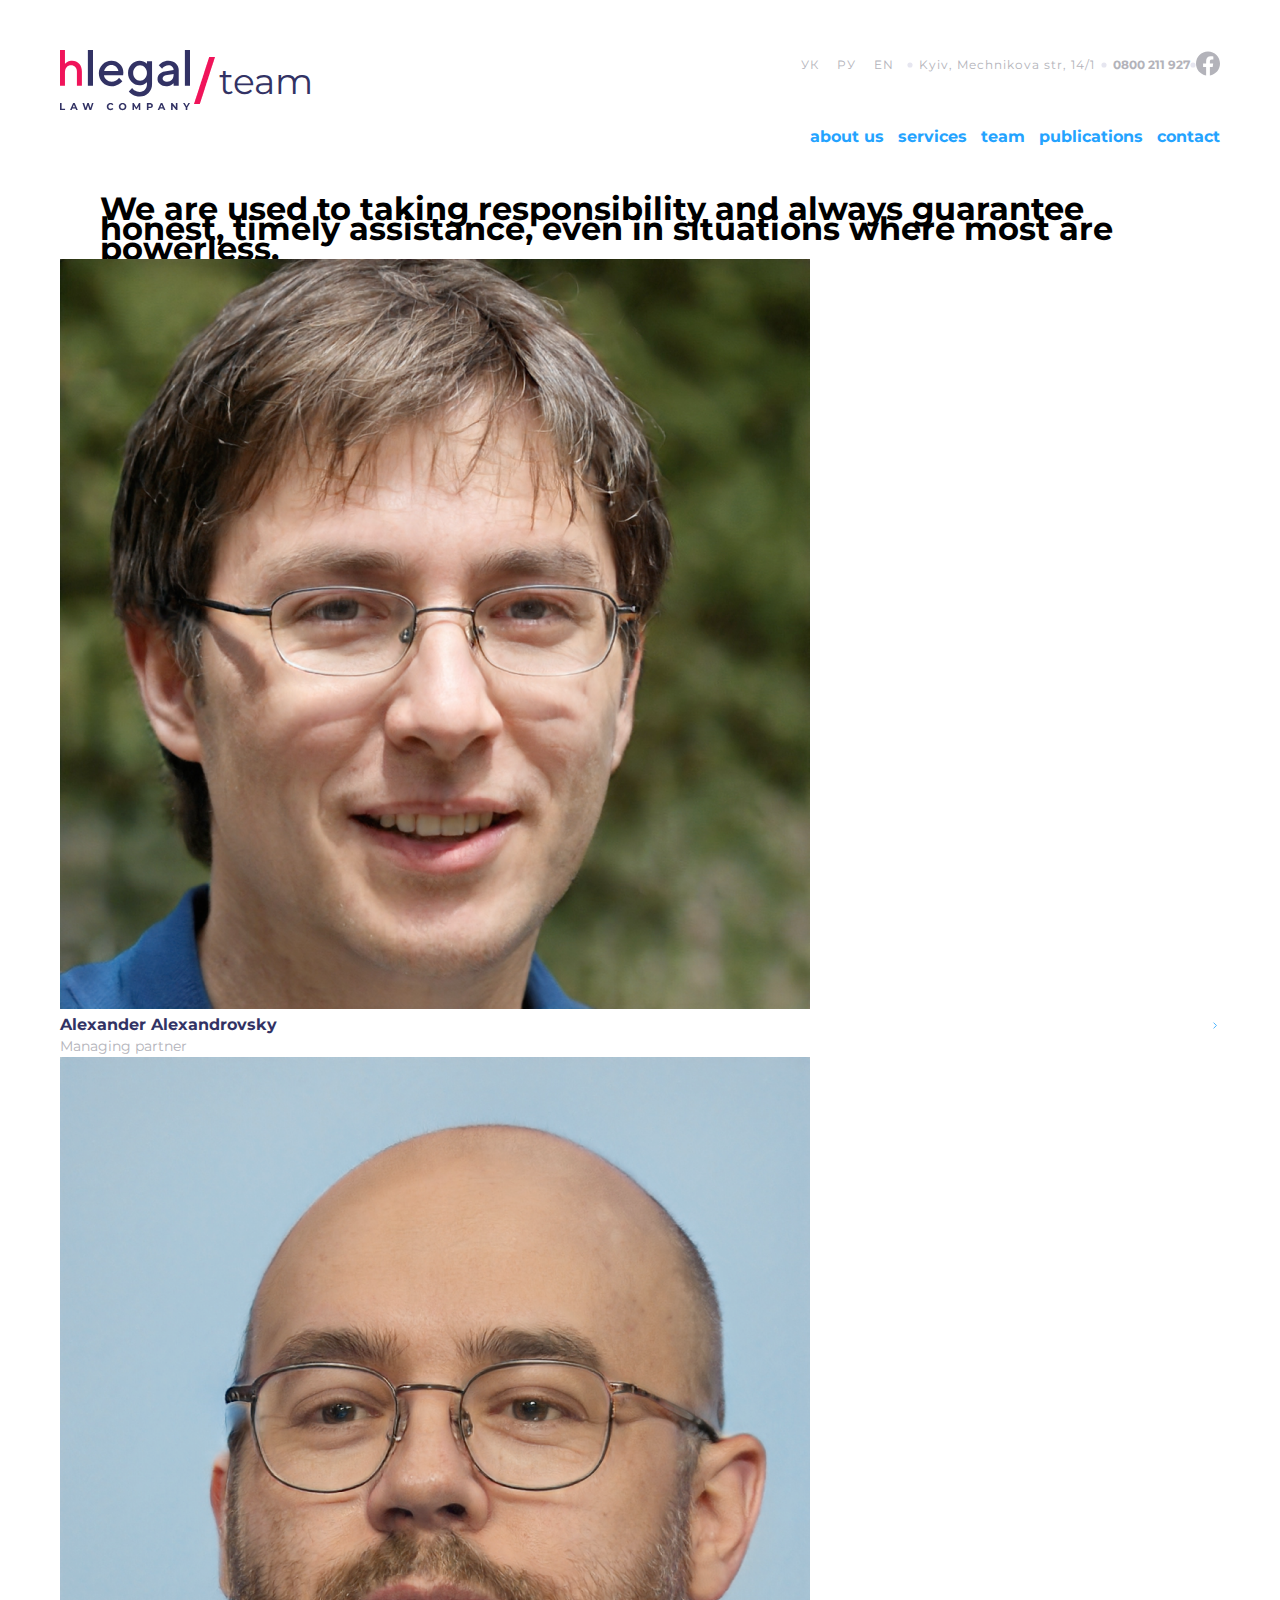
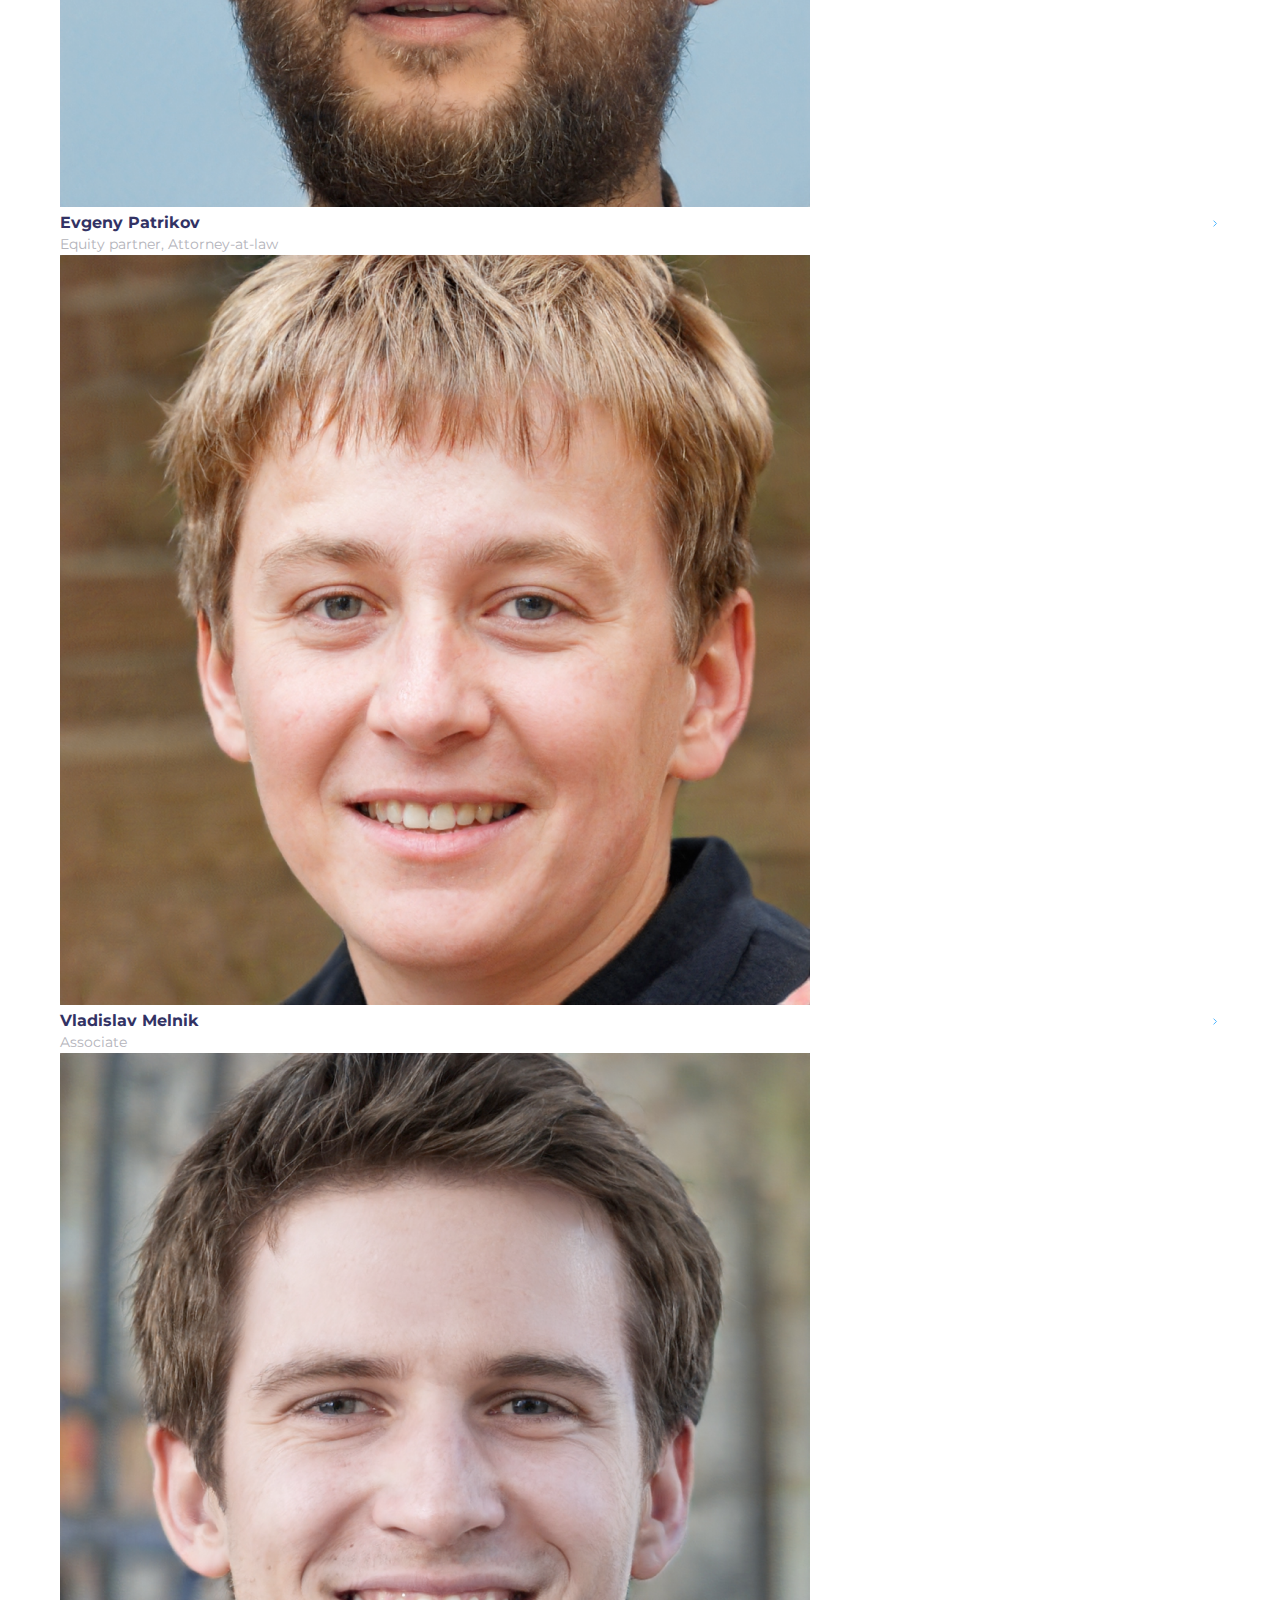
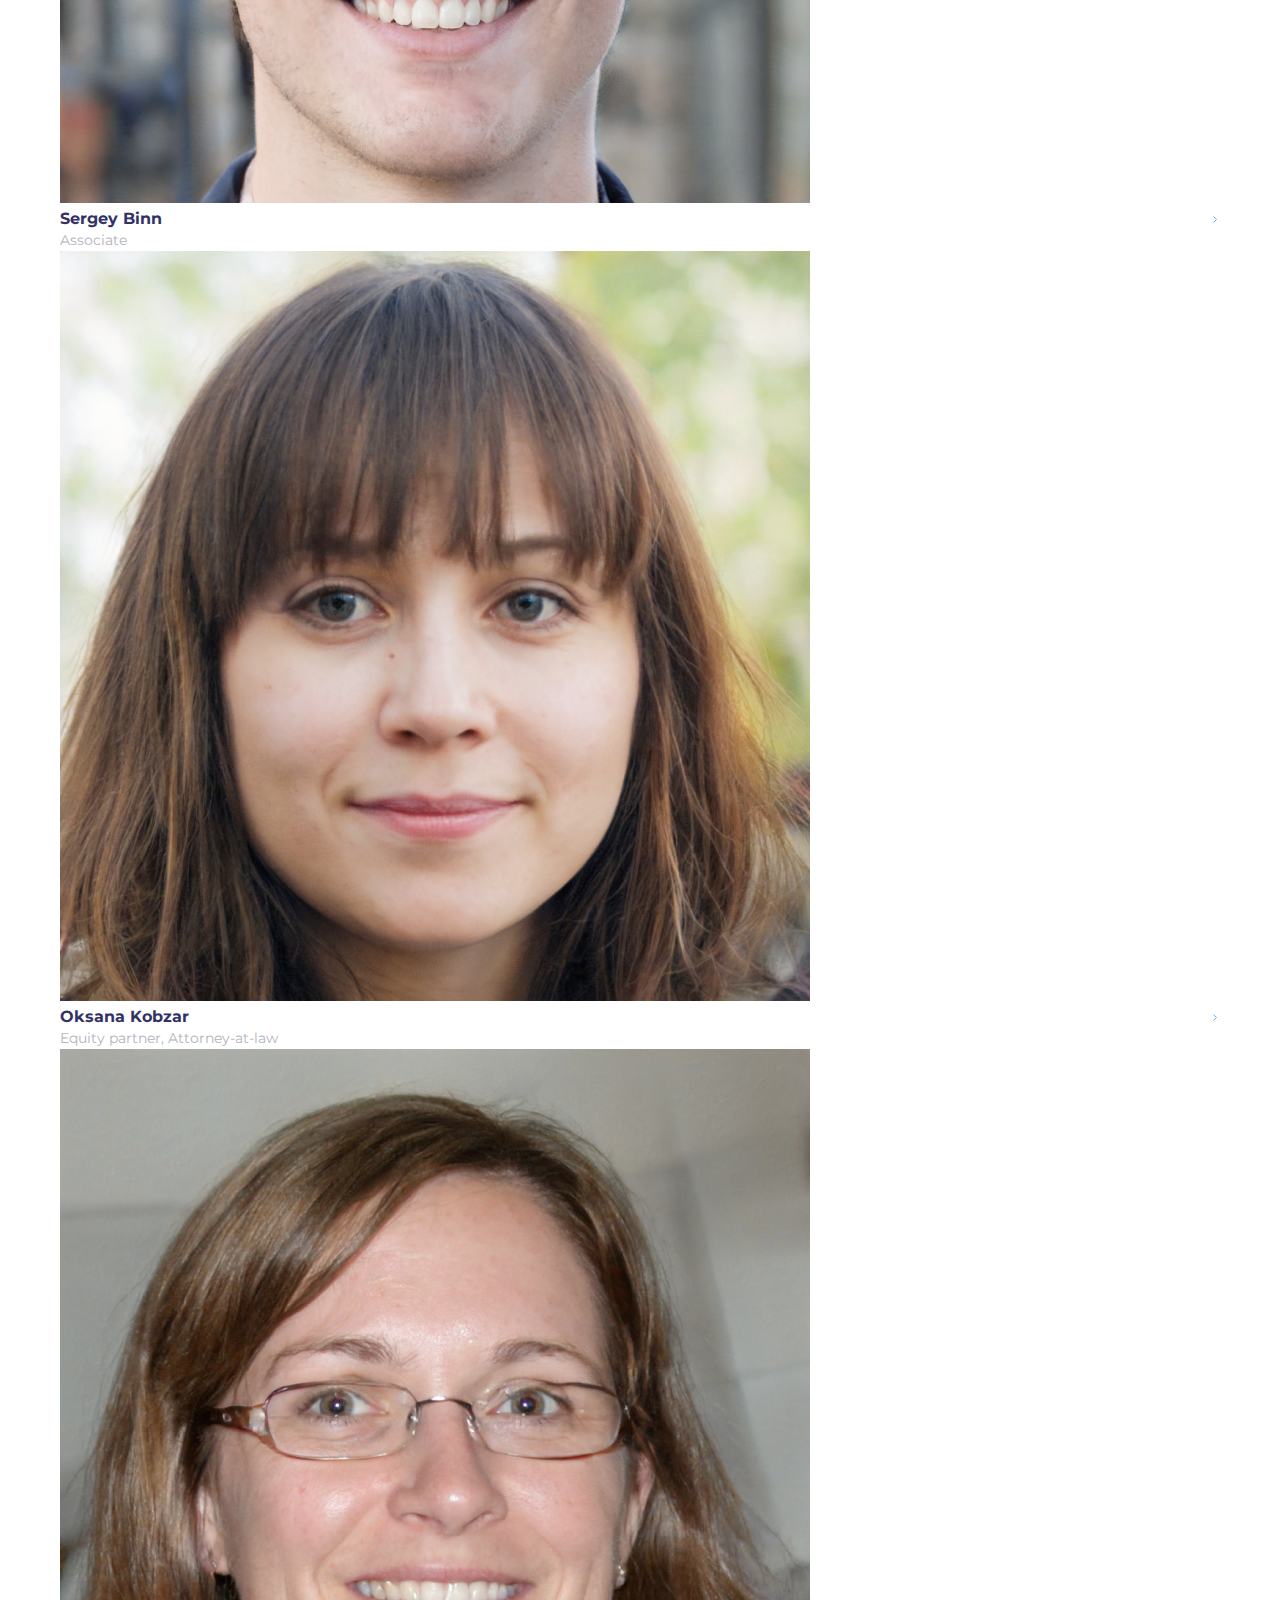
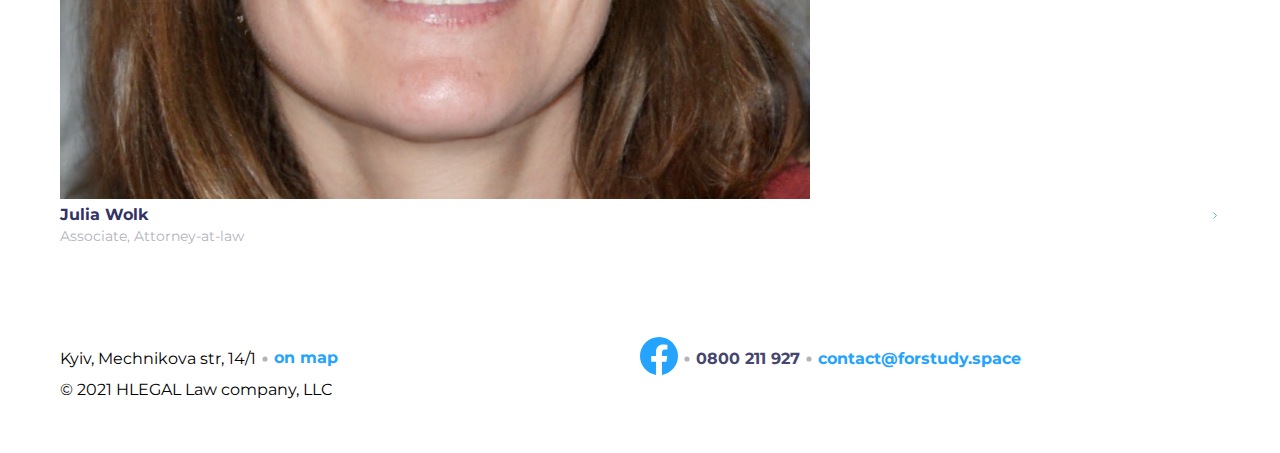
<file: pages/team.html>
<!DOCTYPE html>
<html lang="en">

<head>
    <meta charset="UTF-8">
    <meta http-equiv="X-UA-Compatible" content="IE=edge">
    <meta name="viewport" content="width=device-width, initial-scale=1.0">
    <title>hlegal</title>
    <link rel="stylesheet" href="../fonts/font.css">
    <link rel="stylesheet" href="../css/style.css">
    <link rel="stylesheet" href="../css/basic.css">
    <link rel="stylesheet" href="../css/media.css">
</head>

<body>
    <header class="head-light">
        <div class="container">
            <div class="wrap">

                <div class="grid-head">
                    <div class="grid-logo flex align-center">
                        <img src="../images/Logo.svg" alt="logo">
                        <img class="Slash" src="../images/Slash.png" alt="Slash">
                        <span class="logo-team ">team</span>
                    </div>
                    <div class="grid-nav  flex  align-center">
                        <div class="nav-up flex align-center gap-6 justify-between">
                            <div class="lang-group gap-14">
                                <form>
                                    <label>
                                        <input class="lang-check" type="radio" name="lang" value="ua" id="ua">
                                        <span>УК</span>
                                    </label>
                                    <label>
                                        <input class="lang-check" type="radio" name="lang" value="ru" id="ru">
                                        <span>РУ</span>
                                    </label>
                                    <label>
                                        <input class="lang-check" type="radio" name="lang" value="en" id="en">
                                        <span>EN</span>
                                    </label>
                                </form>
                            </div>
                            <svg class="dot" width="6" height="7" viewBox="0 0 6 7" fill="none"
                                xmlns="http://www.w3.org/2000/svg">
                                <circle cx="3" cy="3.5" r="3" fill="#E6E6F0" />
                            </svg>
                            <address><a class="address" href="../index.html">Kyiv, Mechnikova str, 14/1 </a>
                            </address>
                            <svg class="dot" width="6" height="7" viewBox="0 0 6 7" fill="none"
                                xmlns="http://www.w3.org/2000/svg">
                                <circle cx="3" cy="3.5" r="3" fill="#E6E6F0" />
                            </svg>
                            <a class="header-tel" href="tel:+380800211927">0800 211 927</a>
                        </div>
                        <svg class="dot" width="6" height="7" viewBox="0 0 6 7" fill="none"
                            xmlns="http://www.w3.org/2000/svg">
                            <circle cx="3" cy="3.5" r="3" fill="#E6E6F0" />
                        </svg>
                        <a href="https://uk-ua.facebook.com">
                            <svg class="facebook-header" width="24" height="25" viewBox="0 0 24 25" fill="none"
                                xmlns="http://www.w3.org/2000/svg">
                                <path
                                    d="M24 12.5733C24 5.90541 18.6274 0.5 12 0.5C5.37258 0.5 0 5.90541 0 12.5733C0 18.5995 4.38823 23.5943 10.125 24.5V16.0633H7.07813V12.5733H10.125V9.91343C10.125 6.88755 11.9165 5.21615 14.6576 5.21615C15.9705 5.21615 17.3438 5.45195 17.3438 5.45195V8.42313H15.8306C14.3399 8.42313 13.875 9.35379 13.875 10.3086V12.5733H17.2031L16.6711 16.0633H13.875V24.5C19.6118 23.5943 24 18.5995 24 12.5733Z"
                                    fill="#B3B3BA" />
                            </svg>
                        </a>
                    </div>

                    <input type="checkbox" class="hide-check">
                    <p class="burger">
                        <span></span><span></span><span></span><span></span>
                    </p>

                    <div class="header-menu flex gap-14 align-center ">
                        <a class="hover-menu" href="../index.html">about us</a>
                        <a class="hover-menu" href="../index.html">services</a>
                        <a class="hover-menu" href="./team.html">team</a>
                        <a class="hover-menu" href="../index.html">publications</a>
                        <a class="hover-menu" href="../index.html">contact</a>
                    </div>

                </div>
            </div>
        </div>
    </header>

    <main>
        <section class="team">
            <div class="flex">
            </div>
            <div class="container-small">
                <h1 class="hero">
                    We are used to taking responsibility and always guarantee honest, timely assistance, even in
                    situations
                    where most are powerless.
                </h1>
            </div>
            <div class="container">
                <div class="team-card">
                    <div class="team-card-content">
                        <img class="team-img-card" src="../images/Team-1.png" alt="1">
                        <div class=" team-card-wrap flex justify-between">
                            <h4 class="h4">Alexander Alexandrovsky</h4>
                            <a class="point-bg flex align-center justify-center" href="#">
                                <svg class="point" width="10" height="7" viewBox="0 0 10 17" fill="none"
                                    xmlns="http://www.w3.org/2000/svg">
                                    <path d="M1.5 15.5L8.5 8.5L1.5 1.5" stroke="#24A3FF" stroke-width="2" />
                                </svg>
                            </a>
                        </div>
                        <p class="p-small">Managing partner</p>

                    </div>

                    <div class="team-card-content">
                        <img src="../images/Team-2.png" alt="2">
                        <div class=" team-card-wrap flex justify-between">
                            <h4 class="h4">Evgeny Patrikov</h4>
                            <a class="point-bg flex align-center justify-center" href="#">
                                <svg class="point" width="10" height="7" viewBox="0 0 10 17" fill="none"
                                    xmlns="http://www.w3.org/2000/svg">
                                    <path d="M1.5 15.5L8.5 8.5L1.5 1.5" stroke="#24A3FF" stroke-width="2" />
                                </svg>
                            </a>
                        </div>
                        <p class="p-small">Equity partner, Attorney-at-law</p>

                    </div>

                    <div class="team-card-content">
                        <img src="../images/Team-3.png" alt="3">
                        <div class="team-card-wrap flex justify-between">
                            <h4 class="h4">Vladislav Melnik</h4>
                            <a class="point-bg flex align-center justify-center" href="#">
                                <svg class="point" width="10" height="7" viewBox="0 0 10 17" fill="none"
                                    xmlns="http://www.w3.org/2000/svg">
                                    <path d="M1.5 15.5L8.5 8.5L1.5 1.5" stroke="#24A3FF" stroke-width="2" />
                                </svg>
                            </a>
                        </div>
                        <p class="p-small">Associate</p>
                    </div>
                    <div class="team-card-content">
                        <img src="../images/Team-4.png" alt="4">
                        <div class=" team-card-wrap flex justify-between">
                            <h4 class="h4">Sergey Binn</h4>
                            <a class="point-bg flex align-center justify-center" href="#">
                                <svg class="point" width="10" height="7" viewBox="0 0 10 17" fill="none"
                                    xmlns="http://www.w3.org/2000/svg">
                                    <path d="M1.5 15.5L8.5 8.5L1.5 1.5" stroke="#24A3FF" stroke-width="2" />
                                </svg>
                            </a>
                        </div>
                        <p class="p-small">Associate</p>
                    </div>
                    <div class="team-card-content">
                        <img src="../images/Team-5.png" alt="5">
                        <div class=" team-card-wrap flex justify-between">

                            <h4 class="h4">Oksana Kobzar</h4>
                            <a class="point-bg flex align-center justify-center" href="#">
                                <svg class="point" width="10" height="7" viewBox="0 0 10 17" fill="none"
                                    xmlns="http://www.w3.org/2000/svg">
                                    <path d="M1.5 15.5L8.5 8.5L1.5 1.5" stroke="#24A3FF" stroke-width="2" />
                                </svg>
                            </a>
                        </div>
                        <p class="p-small">Equity partner, Attorney-at-law</p>


                    </div>
                    <div class="team-card-content">
                        <img src="../images/Team-6.png" alt="6">
                        <div class="team-card-wrap flex justify-between">
                            <h4 class="h4">Julia Wolk</h4>
                            <a class="point-bg flex align-center justify-center" href="#">
                                <svg class="point" width="10" height="7" viewBox="0 0 10 17" fill="none"
                                    xmlns="http://www.w3.org/2000/svg">
                                    <path d="M1.5 15.5L8.5 8.5L1.5 1.5" stroke="#24A3FF" stroke-width="2" />
                                </svg>
                            </a>
                        </div>
                        <p class="p-small">Associate, Attorney-at-law</p>
                    </div>
                </div>
            </div>
        </section>
    </main>
    <footer class="team-footer bg-gray-bg ">
        <div class="container">

            <div class="grid-footer">

                <div class="footer-geo flex align-center gap-6">
                    <address><a class=" map c-regular" href="../index.html">Kyiv, Mechnikova str, 14/1 </a></address>
                    <svg class="dot" width="6" height="7" viewBox="0 0 6 7" fill="none"
                        xmlns="http://www.w3.org/2000/svg">
                        <circle cx="3" cy="3.5" r="3" fill="#B3B3BA" />
                    </svg>
                    <a class="hover-menu on-map" href="https://goo.gl/maps/tmEJQaNDQq4MFLT58" target="_blank">on map</a>
                </div>

                <div class="footer-contact flex align-center gap-6">
                    <a href="https://uk-ua.facebook.com">
                        <svg class="facebook" width="38" height="38" viewBox="0 0 38 38" fill="none"
                            xmlns="http://www.w3.org/2000/svg">
                            <path
                                d="M38 19.1161C38 8.55857 29.4934 0 19 0C8.50658 0 0 8.55857 0 19.1161C0 28.6575 6.94803 36.5659 16.0312 38V24.6419H11.207V19.1161H16.0312V14.9046C16.0312 10.1136 18.8678 7.46723 23.2078 7.46723C25.2866 7.46723 27.4609 7.84059 27.4609 7.84059V12.545H25.0651C22.7048 12.545 21.9688 14.0185 21.9688 15.5302V19.1161H27.2383L26.3959 24.6419H21.9688V38C31.052 36.5659 38 28.6575 38 19.1161Z"
                                fill="#24A3FF" />
                        </svg>
                    </a>
                    <svg class="dot" width="6" height="7" viewBox="0 0 6 7" fill="none"
                        xmlns="http://www.w3.org/2000/svg">
                        <circle cx="3" cy="3.5" r="3" fill="#B3B3BA" />
                    </svg>
                    <a class="footer-tel" href="tel:+380800211927">0800 211 927</a>
                    <svg class="dot" width="6" height="7" viewBox="0 0 6 7" fill="none"
                        xmlns="http://www.w3.org/2000/svg">
                        <circle cx="3" cy="3.5" r="3" fill="#B3B3BA" />
                    </svg>
                    <a class="footer-mail" href="mailto:contact@forstudy.space">contact@forstudy.space</a>
                </div>

                <div class="rights">
                    <p>© 2021 HLEGAL Law company, LLC</p>
                </div>

            </div>
        </div>
    </footer>
</body>

</html>
</file>
<file: fonts/font.css>
@font-face {
  font-family: "Montserrat";
  src: url("./Montserrat-Regular.woff") format("woff");
  font-weight: 400;
  font-style: normal;
}
@font-face {
  font-family: "Montserrat";
  src: url("./Montserrat-Bold.woff") format("woff");
  font-weight: 700;
  font-style: normal;
}
</file>
<file: css/style.css>
.color-regular {
  color: var(--color-regular);
}
.c-alt {
  color: var(--color-alt);
}
.c-soft {
  color: var(--color-soft);
}
.c-accent {
  color: var(--color-accent);
}
.color-blue-regular {
  color: var(--color-blue-regular);
}
.c-blue-hover {
  color: var(--color-blue-hover);
}
.background-gray {
  background-color: var(--color-gray-bg);
}
.bg-gray-bg-alt {
  background-color: var(--color-gray-bg-alt);
}
.c--gray-text {
  color: var(--color-gray-text);
}
.c-gray-separator {
  color: var(--color-gray-separator);
}
.c-gradient-regular {
  color: var(--color-gradient-regular);
}
.c-gradient-soft {
  color: var(--color-gradient-soft);
}
.c-gradient-red {
  color: var(--color-gradient-red);
}
.c-gradient-supersoft {
  color: var(--color-gradient-supersoft);
}
.c-gradient-redtext {
  color: var(--color-gradient-redtext);
}

.flex {
  display: flex;
}
.grid {
  display: grid;
}
.flex-wrap {
  flex-wrap: wrap;
}
.align-center {
  align-items: center;
}
.justify-center {
  justify-content: center;
}
.justify-between {
  justify-content: space-between;
}
.justify-end {
  justify-content: end;
}

.gap-6 {
  gap: 6px;
}
.gap-10 {
  gap: 10px;
}
.gap-14 {
  gap: 14px;
}
.gap-16 {
  gap: 16px;
}
.gap-18 {
  gap: 18px;
}
.gap-60 {
  gap: 60px;
}

.btn {
  display: inline-block;
  text-align: center;
  width: 126px;
  height: 42px;
  letter-spacing: 0.05em;
  border: 1px solid #161513;
  cursor: pointer;
  transition: all 0.2s linear;
  border-radius: 0px;
  color: black;
}
.btn-default {
  border-color: var(--color-black);
  color: var(--text-color);
}
.btn.btn-black {
  background-color: var(--color-black);
  color: var(--color-white);
}
.btn.btn-red {
  background-color: var(--color-orange);
  color: var(--color-white);
  border: none;
}

.main-text {
  font-size: 38px;
  font-weight: 700;
  line-height: 46px;
  background: linear-gradient(90.13deg, #f0145a 0.84%, #ef8080 99.96%);
  -webkit-background-clip: text;
  -webkit-text-fill-color: transparent;
  background-clip: text;
}
.h2 {
  font-size: 30px;
  font-weight: 700;
  line-height: 37px;
}
.h3 {
  font-size: 22px;
  font-weight: 700;
  line-height: 27px;
}
.texth3 {
  color: var(--color-gray-text);
  font-size: 14px;
  font-weight: 700;
  line-height: 17px;
  letter-spacing: 1px;
}
.h4 {
  font-weight: 700;
}
.p {
  line-height: 26px;
}
.p-small {
  color: #b3b3ba;
  font-size: 14px;
  line-height: 22px;
}
.un-list {
  font-size: 18px;
  line-height: 26px;
}
.h3,
.h2,
.h4 {
  color: var(--color-regular);
}
.ol-list,
.un-list {
  list-style-type: color var(--color-accent);
  color: #000000;
}

.link {
  color: var(--color-blue-regular);
}
.link-hover {
  color: var(--color-blue-hover);
}

.header-content {
  padding-top: 55px;
}

.header-tel {
  font-weight: 700;
  letter-spacing: 0em;
  color: var(--color-gray-text);
}
.grid-nav,
.nav-header-light {
  color: var(--color-gray-text);
  font-size: 12px;
  line-height: 15px;
  letter-spacing: 1px;
}
.logo-team {
  font-size: 36px;
  line-height: 44px;
  color: var(--color-regular);
}
.slash {
  margin-left: 4px;
  margin-right: 4px;
  height: 47px;
  width: 21px;
}
.header-menu,
.hover-menu {
  font-weight: 700;
  color: var(--color-blue-regular);
}
.lang-check:checked + span {
  background-color: var(--color-accent);
  color: #ffffff;
  border-radius: 8px;
  padding: 5px 7px 5px 7px;
}
.lang-check:hover + span {
  height: 25px;
  width: 33px;
  background: #f5f5fa;
  border-radius: 8px;
  padding: 5px 7px 5px 7px;
}
.lang-check + span {
  border-radius: 8px;
  padding: 5px 7px 5px 7px;
}

.lang-check {
  position: absolute;
  z-index: -1;
  opacity: 0;
}

.hover-menu:hover {
  border-bottom: 2px solid;
}
.hover-menu:active {
  color: var(--color-accent);
  border-bottom: 2px solid;
}
.hover-menu {
  border-bottom: 2px solid transparent;
}

.facebook-header:hover > path {
  fill: var(--color-accent);
}
.facebook:hover > path {
  fill: var(--color-accent);
}
.grid-nav {
  grid-column: 2/4;
  justify-content: flex-end;
}
.header-menu {
  grid-column: 2/4;
  justify-content: flex-end;
  margin-top: 16px;
}

.grid-head {
  margin-top: 50px;
  margin-bottom: 50px;
  display: grid;
  grid-template-columns: repeat(3, 1fr);
}

.grid-logo {
  gap: 4px;
  grid-row: 1/3;
}

.dot {
  height: 6px;
  width: 6px;
}
.footer-nav {
  margin-bottom: 21px;
}
.team-footer {
  margin-top: 60px;
  padding-top: 30px;
  padding-bottom: 30px;
}
.team-footer-left,
.team-footer-right {
  margin-bottom: 21px;
}
.footer-tel {
  font-weight: 700;
  color: var(--color-alt);
}
.footer-mail {
  font-weight: 700;
  color: var(--color-blue-regular);
}

.round-face {
  height: 32px;
  width: 32px;
  background-color: #f5f5fa;
  border-radius: 50px;
  color: var(--color-blue-regular);
}
.grid-footer {
  display: grid;
  grid-template-columns: repeat(2, 1fr);
  grid-template-rows: repeat(2, 1fr);
}

.company {
  color: var(--color-gray-text);
  line-height: 1.25;
  grid-column: 2/3;
  grid-row: 1/2;
  display: flex;
  justify-content: flex-end;
}
.on-map:hover {
  color: var(--color-blue-regular);
}
.footer-mail:hover {
  color: var(--color-accent);
}

.hide-check {
  position: absolute;
  width: 30px;
  top: 87px;
  right: 10px;
  height: 30px;
  z-index: 5;
  opacity: 0;
}

.burger {
  width: 30px;
  height: 30px;
  z-index: 3;
  justify-self: flex-end;
}

.burger span:first-child {
  top: 4px;
}
.burger span:nth-child(2),
.burger span:nth-child(3) {
  top: 14px;
}
.burger span:last-child {
  top: 24px;
}

.hide-check:checked + .burger span:first-child {
  top: -4px;
  opacity: 0;
}
.hide-check:checked + .burger span:nth-child(2) {
  transform: rotate(45deg);
}
.hide-check:checked + .burger span:nth-child(3) {
  top: 14px;
  transform: rotate(-45deg);
}
.hide-check:checked + .burger span:last-child {
  top: 34px;
  opacity: 0;
}
.hide-check:checked ~ .header-menu {
  transform: translateY(0);
  margin: 8px;
  border-radius: 12px 12px 0px 0px;
}
.hide-check:checked ~ .burger span {
  background-color: rgba(236, 111, 93, 1);
}
</file>
<file: css/basic.css>
:root {
  --container-width: 1600px;
  --container-small-width: 1360px;
  --basic-space: 60px;

  --color-regular: #323264;
  --color-alt: #46466e;
  --color-soft: #686887;

  --color-accent: #f0145a;

  --color-blue-regular: #24a3ff;
  --color-blue-active: #0085ff;
  --color-blue-hover: #006ccf;

  --color-gray-bg: #f5f5fa;
  --color-gray-bg-alt: #ededf7;
  --color-gray-text: #b3b3ba;
  --color-gray-separator: #e6e6f0;

  --color-gradient-regular: linear-gradient(
    128.63deg,
    #323264 0%,
    #323264 73.96%,
    #a54b5f 100%
  );
  --color-gradient-soft: linear-gradient(
    42.01deg,
    #323264 14.33%,
    #323264 51.39%,
    #7a425e 87.53%
  );
  --color-gradient-red: linear-gradient(
    323.35deg,
    #f0145a 6.7%,
    #693264 70.36%
  );
  --color-gradient-supersoft: linear-gradient(
    228.57deg,
    #323264 11.93%,
    #323264 57.17%,
    #643e72 87.46%
  );
  --color-gradient-redtext: linear-gradient(
    90.13deg,
    #f0145a 0.84%,
    #ef8080 99.96%
  );
}
* {
  margin: 0;
  padding: 0;
  box-sizing: border-box;
}
a,
a:hover {
  color: inherit;
  text-decoration: none;
}
address {
  font-style: normal;
}
body {
  min-height: 100vh;
  display: grid;
  grid-template-rows: auto 1fr auto;
}
.container {
  max-width: calc(var(--container-width) + var(--basic-space) * 2);
  margin-left: auto;
  margin-right: auto;
  padding-left: var(--basic-space);
  padding-right: var(--basic-space);
}
.container-small {
  max-width: calc(var(--container-small-width) + var(--basic-space) * 2);
  margin-left: auto;
  margin-right: auto;
  padding-left: var(--basic-space);
  padding-right: var(--basic-space);
}

img {
  max-width: 100%;
}
html {
  font-family: "Montserrat", sans-serif;
  font-size: 16px;
  line-height: 20px;
  font-weight: 400;
}
</file>
<file: css/media.css>
@media (max-width: 2000px) {
  :root {
    --container-small-width: 1360px;
  }
  .team-card img {
    object-fit: cover;
  }
}

@media (max-width: 1440px) {
  :root {
    --container-small-width: 1080px;
  }
}
@media (max-width: 1024px) {
  :root {
    --container-small-width: 664px;
  }
  .team-card img {
    height: 400px;
  }
}

@media (max-width: 950px) {
  .team-card {
    grid-template-columns: repeat(2, 1fr);
  }
  .grid-nav {
    grid-column: 1/3;
    justify-content: flex-start;
    padding-bottom: 32px;
    white-space: nowrap;
  }
  .header-menu {
    grid-column: 1/3;
    justify-content: flex-start;
    white-space: nowrap;
  }

  .grid-head {
    margin-top: 50px;
    margin-bottom: 50px;
    display: grid;
    grid-template-columns: repeat(3, 1fr);
  }
  .grid-logo {
    gap: 4px;
    grid-row: 2/3;
    padding-bottom: 30px;
  }
  .footer-contact {
    grid-column: 1/3;
    display: flex;
    justify-content: center;
  }
  .footer-geo {
    grid-column: 1/3;
    display: flex;
    justify-content: center;
  }
  .rights {
    color: var(--color-gray-text);
    line-height: 1.25;
    grid-column: 1/3;
    grid-row: 3/3;
    display: flex;
    justify-content: center;
  }
  .team-card img {
    height: 400px;
  }
}

@media (max-width: 590px) {
  :root {
    --container-small-width: 538px;
    --basic-space: 30px;
  }

  .grid-head {
    margin-top: 0px;
    margin-bottom: 0px;
  }
  .grid-nav {
    justify-content: space-between;
    background-color: #f5f5fa;
    margin-left: calc(-1 * var(--basic-space));
    margin-right: calc(-1 * var(--basic-space));
    padding-left: var(--basic-space);
    padding-right: var(--basic-space);
    height: 20px;
    padding-top: 25px;
  }

  .nav-up {
    background-color: var(--color-gray-bg);
    height: 45px;
    width: 375px;
  }
  .grid-nav {
    justify-content: space-between;
    grid-column: 1/4;
  }
  .grid-head {
    margin-bottom: 30px;
  }
  .grid-logo {
    padding-bottom: 0px;
    padding-top: 15px;
  }

  .team-card {
    grid-template-columns: repeat(1, 1fr);
    gap: 30px;
    margin-top: 30px;
  }
  .team-card img {
    object-fit: cover;
    width: 100%;
  }
  .header-light .container {
    padding-left: 0.5rem;
    padding-right: 0.5rem;
  }

  .address,
  .facebook-header {
    display: none;
  }
  .team-card img {
    height: 311px;
  }
  .hero {
    font-size: 30px;
    line-height: 37px;
  }

  .footer-contact {
    grid-column: 1/3;
    display: flex;
    justify-content: center;
    flex-direction: column;
  }
  .footer-tel {
    padding-bottom: 10px;
  }
  .footer-geo {
    grid-column: 1/3;
    display: flex;
    justify-content: center;
    flex-direction: column;
  }
  .rights {
    padding-top: 30px;
    color: var(--color-gray-text);
    line-height: 1.25;
    grid-column: 1/3;
    grid-row: 3/3;
    display: flex;
    justify-content: center;
  }
  .dot {
    display: none;
  }
  .hover-menu:hover {
    border-bottom: 0px solid;
  }
  .hover-menu:hover {
    background-color: #e6e6f0;
    color: var(--color-blue-regular);
  }
  .hover-menu:active {
    border-bottom: 0px solid;
  }
  .burger {
    display: flex;
  }
  .hover-menu {
    height: 43px;
    width: 335px;
    left: 0px;
    top: 0px;
    border-radius: 12px;
    align-items: center;
    display: flex;
    justify-content: center;
    background-color: var(--color-gray-bg);
  }
  .header-menu {
    display: flex;
    flex-direction: column;
    gap: 1rem;
    padding: 300px 25px 25px 25px;
    background-color: #ffffff;
    position: fixed;
    inset: 0;
    z-index: 1;
    transition: all 0.3s linear;
    transform: translateY(100vh);
  }
  .head-light .wrap {
    display: flex;
    align-items: center;
    justify-content: space-between;
    position: relative;
  }
  .burger span {
    display: block;
    width: 26px;
    height: 2px;
    background-color: #000000;
    position: absolute;
    left: 2px;
    transition: 0.3s all linear;
    opacity: 1;
  }
}
</file>
<file: css/style-cont.css>
.contact-text {
  display: grid;
  grid-template-columns: repeat(2, 1fr);
}
.text-left {
  flex-direction: column;
  margin-top: 40px;
}
.gray {
  height: 4px;
  background-color: var(--color-gray-separator);
  border: none;
  margin-top: 30px;
  margin-bottom: 30px;
  display: flex;
}

.map-left {
  font-size: 21px;
  line-height: 30px;
}

.mail-left:hover {
  color: var(--color-accent);
}
.tel-left {
  font-size: 21px;
  line-height: 30px;
  margin-bottom: 15px;
  color: #46466e;
}
.face-page {
  font-size: 12px;
  font-weight: 700;
  line-height: 16px;
  letter-spacing: 1px;
  max-width: 105px;
  display: inline-block;
  margin-left: 10px;
}
.face-page:hover {
  color: var(--color-accent);
}
.form-contact {
  border-radius: 12px;
  padding: 30px;
  background-color: var(--color-gray-bg);
  display: block;
  margin-top: 30px;
}
.main-text-contact {
  font-size: 30px;
  line-height: 37px;
  margin-bottom: 30px;
}
.contact-input {
  width: 100%;
  border-radius: 8px;
  padding: 15px;
  margin-bottom: 15px;
}
input::placeholder {
  font-weight: 400;
  line-height: 26px;
  color: var(--color-gray-text);
}
textarea::placeholder {
  line-height: 26px;
  color: var(--color-gray-text);
}
.texth3 {
  margin-bottom: 15px;
  margin-top: 30px;
}
.contact-buttom {
  width: 100%;
  width: 100%;
  color: #ffffff;
  background-color: var(--color-blue-regular);
  border-radius: 12px;
  padding: 18px 30px 18px 30px;
  font-size: 16px;
  font-weight: 700;
  line-height: 20px;
  letter-spacing: 0em;
  border: none;
}
.contact-buttom:active {
  background-color: var(--color-blue-hover);
}
.contact-buttom:hover {
  background-color: #0085ff;
}
input {
  border: none;
  outline: none;
}
.contact-input:focus {
  border: 2px solid var(--color-blue-regular);
}

textarea {
  width: 100%;

  border-radius: 8px;
  padding: 15px;
  outline: none;
  border: none;
  resize: none;
}
</file>
<file: css/media-cont.css>
@media (max-width: 2000px) {
  :root {
    --container-width: 1690px;
    --container-small-width: 1360px;
  }
}

@media (max-width: 1440px) {
  :root {
    --container-small-width: 1080px;
  }
  .hero-contact {
    font-size: 33px;
  }
}
@media (max-width: 1024px) {
  :root {
    --container-small-width: 898px;
  }
}

@media (max-width: 950px) {
  .contact-text {
    grid-template-columns: repeat(1, 1fr);
  }
  .grid-nav {
    grid-column: 1/3;
    justify-content: flex-start;
    padding-bottom: 32px;
    white-space: nowrap;
  }
  .header-menu {
    grid-column: 1/3;
    justify-content: flex-start;
    white-space: nowrap;
  }

  .grid-head {
    margin-top: 50px;
    margin-bottom: 50px;
    display: grid;
    grid-template-columns: repeat(3, 1fr);
  }
  .grid-logo {
    gap: 4px;
    grid-row: 2/3;
    padding-bottom: 30px;
  }
  .footer-contact {
    grid-column: 1/3;
    display: flex;
    justify-content: center;
  }
  .footer-nav {
    grid-column: 1/3;
    display: flex;
    justify-content: center;
  }
  .company {
    color: var(--color-gray-text);
    line-height: 1.25;
    grid-column: 1/3;
    grid-row: 3/3;
    display: flex;
    justify-content: center;
  }
}

@media (max-width: 590px) {
  :root {
    --container-small-width: 538px;
    --basic-space: 30px;
  }
  .form-contact {
    margin-top: 15px;
  }

  .grid-head {
    margin-top: 0px;
    margin-bottom: 0px;
  }
  .grid-nav {
    justify-content: space-between;
    background-color: #f5f5fa;
    margin-left: calc(-1 * var(--basic-space));
    margin-right: calc(-1 * var(--basic-space));
    padding-left: var(--basic-space);
    padding-right: var(--basic-space);
    height: 20px;
    padding-top: 25px;
  }

  .nav-up {
    background-color: var(--color-gray-bg);
    height: 45px;
    width: 590px;
  }
  .grid-nav {
    justify-content: space-between;
    grid-column: 1/4;
  }
  .grid-head {
    margin-bottom: 30px;
  }
  .grid-logo {
    padding-bottom: 0px;
    padding-top: 15px;
    height: 32px;
    width: 70px;
  }
  .slash {
    height: 26px;
    width: 12px;
  }
  .logo-team {
    font-size: 20px;
  }

  .header .container {
    padding-left: 0.5rem;
    padding-right: 0.5rem;
  }

  .address,
  .facebook-header {
    display: none;
  }

  .footer-contact {
    grid-column: 1/3;
    display: flex;
    justify-content: center;
    flex-direction: column;
  }
  .footer-tel {
    padding-bottom: 10px;
  }
  .footer-nav {
    grid-column: 1/3;
    display: flex;
    justify-content: center;
    flex-direction: column;
  }
  .company {
    padding-top: 30px;
    color: var(--color-gray-text);
    line-height: 1.25;
    grid-column: 1/3;
    grid-row: 3/3;
    display: flex;
    justify-content: center;
  }
  .dot {
    display: none;
  }
  .hover-menu:hover {
    border-bottom: 0px solid;
  }
  .hover-menu:hover {
    background-color: #e6e6f0;
    color: var(--color-blue-regular);
  }
  .hover-menu:active {
    border-bottom: 0px solid;
  }
  .burger {
    display: flex;
  }
  .hover-menu {
    height: 43px;
    width: 335px;
    left: 0px;
    top: 0px;
    border-radius: 12px;
    align-items: center;
    display: flex;
    justify-content: center;
    background-color: var(--color-gray-bg);
  }
  .header-menu {
    display: flex;
    flex-direction: column;
    gap: 1rem;
    padding: 300px 25px 25px 25px;
    background-color: #ffffff;
    position: fixed;
    inset: 0;
    z-index: 1;
    transition: all 0.3s linear;
    transform: translateY(100vh);
  }
  .head .wrap {
    display: flex;
    align-items: center;
    justify-content: space-between;
    position: relative;
  }
  .burger span {
    display: block;
    width: 26px;
    height: 2px;
    background-color: #000000;
    position: absolute;
    left: 2px;
    transition: 0.3s all linear;
    opacity: 1;
  }
}
</file>
<file: css/style-publications.css>
.publication-cards {
  display: grid;
  grid-template-columns: repeat(3, 1fr);
  gap: 30px;
  margin-top: 30px;
}
.pub-card {
  border-radius: 8px;
  background-color: #ffffff;
}
.pub-pic {
  border-radius: 8px 8px 0px 0px;
}
.pub-pic,
.pub-h4,
.pub-small-p,
.pub-hr {
  margin-bottom: 15px;
}
.pub-h4:hover {
  color: var(--color-accent);
}
.pub-h4 {
  color: var(--color-blue-regular);
}
.pub-small-p {
  color: var(--color-gray-text);
  font-size: 12px;
  font-weight: 700;
  line-height: 15px;
  letter-spacing: 1px;
  text-transform: uppercase;
}
.pub-hr {
  height: 4px;
  background-color: var(--color-gray-separator);
  border: none;
}
.pub-p {
  font-size: 14px;
  line-height: 22px;
  letter-spacing: 0em;
}
.pub-card-text {
  margin-left: 30px;
  margin-right: 30px;
  margin-bottom: 30px;
}
.full {
  margin-top: 30px;
}
.pub-pic {
  height: 200px;
  object-fit: cover;
  width: 100%;
}
.pub-form {
  background: #e6e6f0;
  border-radius: 12px;
  padding: 10px 0px 12px 1px;
}

.pub-card-nav {
  display: flex;
  align-content: center;
  justify-content: center;
  margin-top: 30px;
}
.card-slide {
  background-color: #e6e6f0;
  border-radius: 12px;
  padding: 8px 30px 10px 30px;
}
.card-nav {
  appearance: none;
}
.card-span {
  font-weight: 700;
  letter-spacing: 0em;
  text-align: center;
}
.card-slide:hover {
  border-radius: 10px;

  background-color: #f5f5fa;
}
.card-slide:active {
  border-radius: 10px;
  background-color: #ffffff;
}
.pub-button {
  display: flex;
  justify-content: center;
  margin-top: 30px;
}
.pub-button-text {
  color: #ffffff;
  background-color: var(--color-blue-regular);
  border-radius: 12px;
  padding: 18px 30px 18px 30px;
  font-weight: 700;
  letter-spacing: 0em;
  border: none;
  box-shadow: 0px 0px 20px 0px #24a3ff80;
  box-shadow: 0px 0px 20px 0px #24a3ff80;
}
.footer-public {
  padding-top: 30px;
}
.pub-hr-foot {
  margin-top: 60px;
  height: 2px;
  background-color: var(--color-gray-separator);
  border: none;
}
</file>
<file: css/media-publication.css>
@media (max-width: 2000px) {
  :root {
    --container-width: 1600px;
    --container-small-width: 1360px;
  }
  .pub-pic {
    height: 200px;
    object-fit: cover;
    width: 100%;
  }
}

@media (max-width: 1440px) {
  :root {
    --container-small-width: 1080px;
  }
}

@media (max-width: 950px) {
  .header-menu {
    grid-column: 1/3;
    justify-content: flex-start;
    white-space: nowrap;
  }

  .grid-head {
    margin-top: 50px;
    margin-bottom: 50px;
    display: grid;
    grid-template-columns: repeat(3, 1fr);
  }
  .grid-logo {
    gap: 4px;
    grid-row: 2/3;
    padding-bottom: 30px;
  }
  .footer-contact {
    grid-column: 1/3;
    display: flex;
    justify-content: center;
  }
  .footer-nav {
    grid-column: 1/3;
    display: flex;
    justify-content: center;
  }
  .company {
    color: var(--color-gray-text);
    line-height: 1.25;
    grid-column: 1/3;
    grid-row: 3/3;
    display: flex;
    justify-content: center;
  }
  .publication-cards {
    grid-template-columns: repeat(1, 1fr);
  }
}

@media (max-width: 590px) {
  :root {
    --basic-space: 30px;
  }
  .form-contact {
    margin-top: 15px;
  }

  .grid-head {
    margin-top: 0px;
    margin-bottom: 0px;
  }
  .grid-nav {
    justify-content: space-between;
    background-color: #f5f5fa;
    margin-left: calc(-1 * var(--basic-space));
    margin-right: calc(-1 * var(--basic-space));
    padding-left: var(--basic-space);
    padding-right: var(--basic-space);
    padding-top: 10px;
    padding-bottom: 10px;
  }

  .nav-up {
    background-color: var(--color-gray-bg);
    width: 100%;
  }
  .grid-nav {
    justify-content: space-between;
    grid-column: 1/4;
  }
  .grid-head {
    margin-bottom: 30px;
    width: 100%;
  }
  .grid-logo {
    padding-bottom: 0px;
    width: 50%;
  }
  .slash {
    height: 26px;
    width: 11.617021560668945px;
  }
  .logo-team {
    font-size: 20px;
  }

  .header .container {
    padding-left: 0.5rem;
    padding-right: 0.5rem;
  }

  .footer-contact {
    grid-column: 1/3;
    display: flex;
    justify-content: center;
    flex-direction: column;
  }
  .footer-tel {
    padding-bottom: 10px;
  }
  .footer-nav {
    grid-column: 1/3;
    display: flex;
    justify-content: center;
    flex-direction: column;
  }
  .company {
    padding-top: 30px;
    color: var(--color-gray-text);
    line-height: 1.25;
    grid-column: 1/3;
    grid-row: 3/3;
    display: flex;
    justify-content: center;
  }
  .dot {
    display: none;
  }
  .hover-menu:hover {
    border-bottom: 0px solid;
  }
  .hover-menu:hover {
    background-color: #e6e6f0;
    color: var(--color-blue-regular);
  }
  .hover-menu:active {
    border-bottom: 0px solid;
  }

  .hover-menu {
    border-radius: 12px;
    align-items: center;
    display: flex;
    justify-content: center;
    background-color: var(--color-gray-bg);
  }
  .header-menu {
    display: flex;
    flex-direction: column;
    gap: 1rem;

    background-color: #ffffff;
    position: fixed;
    inset: 0;
    z-index: 1;
    transition: all 0.3s linear;
    transform: translateY(100vh);
  }
  .head .wrap {
    display: flex;
    align-items: center;
    justify-content: space-between;
    position: relative;
  }
  .burger span {
    display: block;
    width: 26px;
    height: 2px;
    background-color: #000000;
    position: absolute;
    left: 2px;
    transition: 0.3s all linear;
    opacity: 1;
  }
  .burger {
    display: flex;
    position: relative;
    grid-column: 3/4;
  }
  .hide-check {
    display: flex;
    position: absolute;
  }
  .li-head {
    list-style-type: none;
    border-radius: 12px 12px 0px 0px;
    background: #ffffff;
    width: 100%;
    height: 100%;
    display: flex;
    flex-direction: column;
    align-items: center;
    padding-top: 64px;
  }
}
</file>
